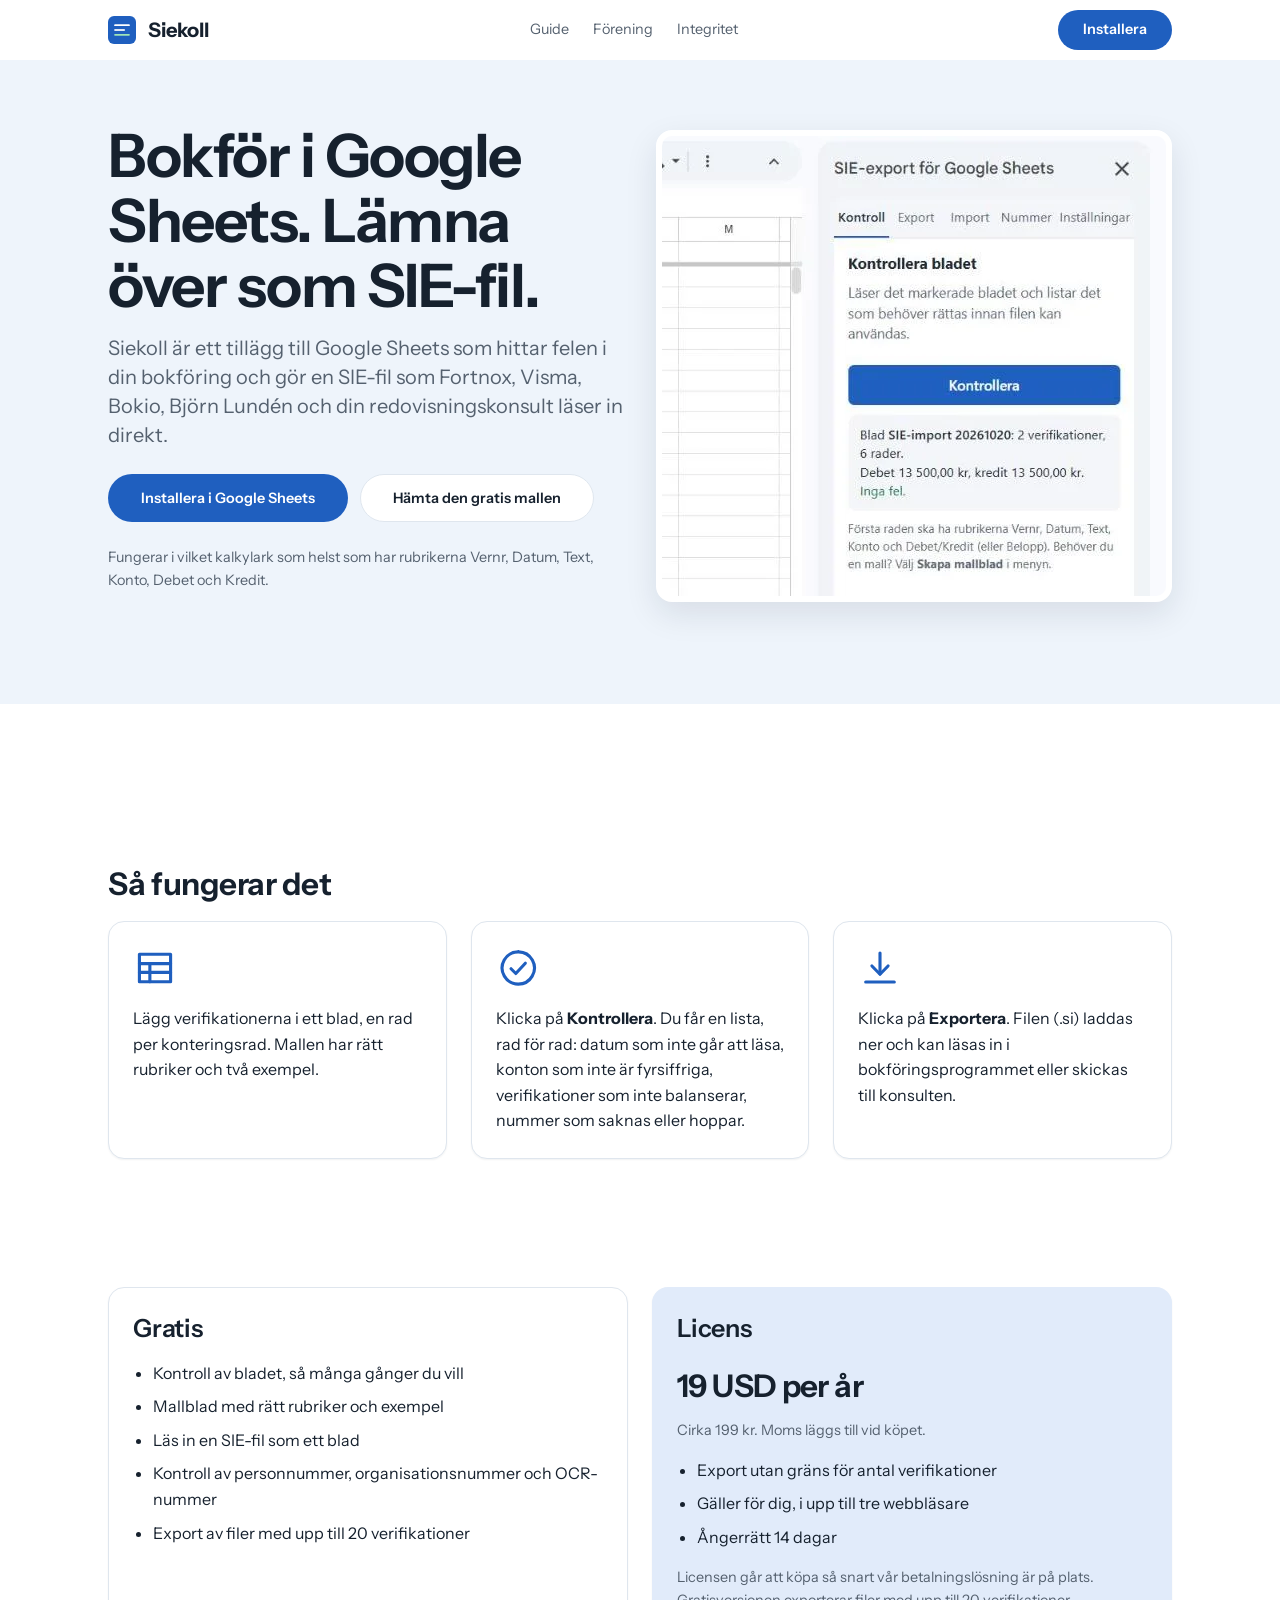
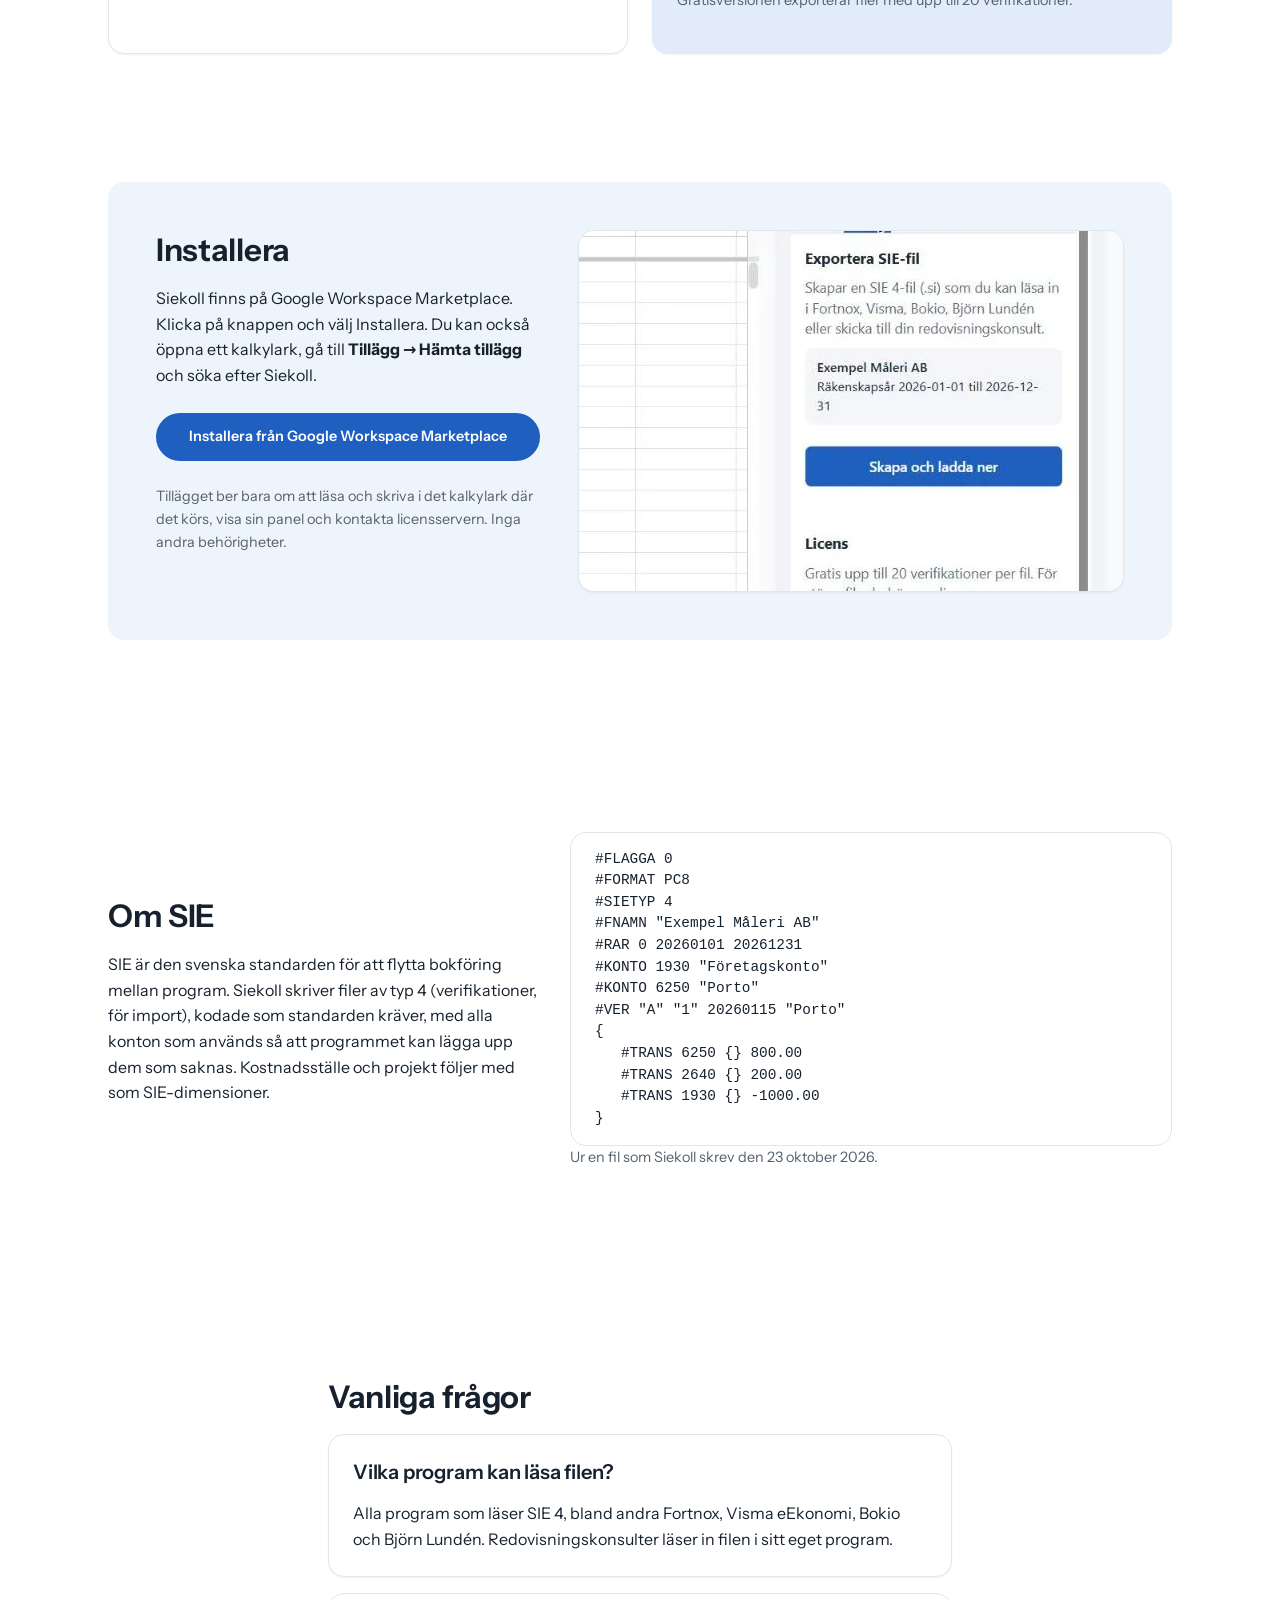
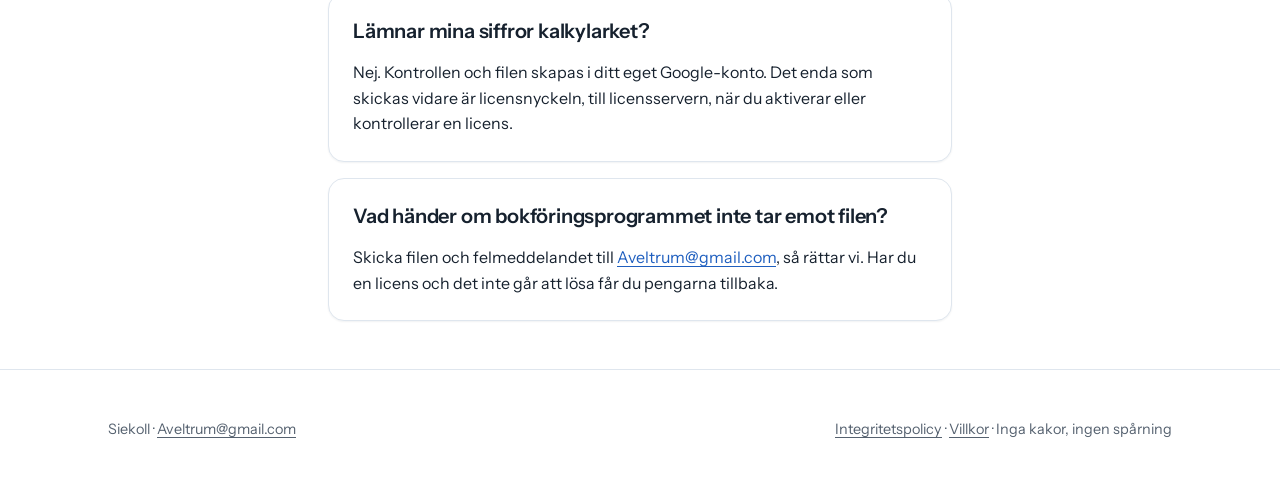
<file: index.html>
<!DOCTYPE html>
<html lang="sv">
<head>
<meta charset="utf-8">
<meta name="viewport" content="width=device-width, initial-scale=1">
<title>Siekoll – SIE-export och kontroll för bokföring i Google Sheets</title>
<meta name="description" content="Tillägg till Google Sheets som hittar felen i din bokföring och gör en SIE-fil som Fortnox, Visma, Bokio och din konsult läser in. Gratis kontroll och mall.">
<link rel="canonical" href="https://siekoll.se/">
<link rel="preload" href="assets/fonts/instrument-sans-normal-400-700.woff2" as="font" type="font/woff2" crossorigin>
<link rel="stylesheet" href="style.css">
<link rel="icon" href="assets/favicon.png">
</head>
<body>
<a class="skip" href="#innehall">Hoppa till innehållet</a>
<header class="site-header">
  <div class="container">
    <a class="brand" href="index.html"><img class="mark" src="assets/mark.svg" alt="" width="28" height="28">Siekoll</a>
    <nav class="nav" aria-label="Huvudmeny">
      <a href="bokforing-i-google-kalkylark.html">Guide</a>
      <a href="bokforing-for-forening.html">Förening</a>
      <a href="integritet.html">Integritet</a>
    </nav>
    <a class="btn primary header-action" href="#installera">Installera</a>
  </div>
</header>
<main id="innehall">
  <section class="section hero soft">
    <div class="container split even">
      <div>
        <h1 class="enter">Bokför i Google Sheets. Lämna över som SIE-fil.</h1>
        <p class="lead enter d1">Siekoll är ett tillägg till Google Sheets som hittar felen i din bokföring och gör en SIE-fil som Fortnox, Visma, Bokio, Björn Lundén och din redovisningskonsult läser in direkt.</p>
        <div class="actions enter d2">
          <a class="btn primary" href="#installera">Installera i Google Sheets</a>
          <a class="btn secondary" href="bokforing-i-google-kalkylark.html">Hämta den gratis mallen</a>
        </div>
        <p class="note enter d3">Fungerar i vilket kalkylark som helst som har rubrikerna Vernr, Datum, Text, Konto, Debet och Kredit.</p>
      </div>
      <figure class="frame hero-figure enter d2">
        <img src="assets/panel-kontroll.webp" alt="Google Sheets med ett bokföringsblad och Siekolls panel till höger. Panelen visar: Blad SIE-import 20261020: 2 verifikationer, 6 rader. Debet 13 500,00 kr, kredit 13 500,00 kr. Inga fel." width="1536" height="738">
      </figure>
    </div>
  </section>

  <section class="section">
    <div class="container">
      <h2>Så fungerar det</h2>
      <div class="grid cols-3">
        <div class="card step-card">
          <svg class="icon" viewBox="0 0 24 24" aria-hidden="true" fill="none" stroke="currentColor" stroke-width="1.7" stroke-linecap="round" stroke-linejoin="round"><path d="M3.5 4.5h17v15h-17z"/><path d="M3.5 9.6h17M9.2 9.6v9.9M3.5 14.4h17"/></svg>
          <p>Lägg verifikationerna i ett blad, en rad per konteringsrad. Mallen har rätt rubriker och två exempel.</p>
        </div>
        <div class="card step-card">
          <svg class="icon" viewBox="0 0 24 24" aria-hidden="true" fill="none" stroke="currentColor" stroke-width="1.7" stroke-linecap="round" stroke-linejoin="round"><path d="M12 3.2a8.8 8.8 0 1 0 .3 0"/><path d="M8.2 12.4l2.6 2.6 5.2-5.6"/></svg>
          <p>Klicka på <strong>Kontrollera</strong>. Du får en lista, rad för rad: datum som inte går att läsa, konton som inte är fyrsiffriga, verifikationer som inte balanserar, nummer som saknas eller hoppar.</p>
        </div>
        <div class="card step-card">
          <svg class="icon" viewBox="0 0 24 24" aria-hidden="true" fill="none" stroke="currentColor" stroke-width="1.7" stroke-linecap="round" stroke-linejoin="round"><path d="M12 3.8v11.4"/><path d="M7.6 10.9l4.4 4.5 4.4-4.5"/><path d="M4.2 19.6h15.6"/></svg>
          <p>Klicka på <strong>Exportera</strong>. Filen (.si) laddas ner och kan läsas in i bokföringsprogrammet eller skickas till konsulten.</p>
        </div>
      </div>
    </div>
  </section>

  <section class="section tight">
    <div class="container">
      <div class="grid cols-2">
        <div class="card plan">
          <h3>Gratis</h3>
          <ul>
            <li>Kontroll av bladet, så många gånger du vill</li>
            <li>Mallblad med rätt rubriker och exempel</li>
            <li>Läs in en SIE-fil som ett blad</li>
            <li>Kontroll av personnummer, organisationsnummer och OCR-nummer</li>
            <li>Export av filer med upp till 20 verifikationer</li>
          </ul>
        </div>
        <div class="card plan plan-licens">
          <h3>Licens</h3>
          <p class="price">19 USD per år</p>
          <p class="note">Cirka 199 kr. Moms läggs till vid köpet.</p>
          <ul>
            <li>Export utan gräns för antal verifikationer</li>
            <li>Gäller för dig, i upp till tre webbläsare</li>
            <li>Ångerrätt 14 dagar</li>
          </ul>
          <p class="note">Licensen går att köpa så snart vår betalningslösning är på plats. Gratisversionen exporterar filer med upp till 20 verifikationer.</p>
        </div>
      </div>
    </div>
  </section>

  <section class="section" id="installera">
    <div class="container">
      <div class="install-block split">
        <div>
          <h2>Installera</h2>
          <p>Siekoll finns på Google Workspace Marketplace. Klicka på knappen och välj Installera. Du kan också öppna ett kalkylark, gå till <strong>Tillägg → Hämta tillägg</strong> och söka efter Siekoll.</p>
          <div class="actions">
            <a class="btn primary" href="https://workspace.google.com/marketplace/app/siekoll_%E2%80%93_sieexport_f%C3%B6r_google_sheets/630130711008">Installera från Google Workspace Marketplace</a>
          </div>
          <p class="note">Tillägget ber bara om att läsa och skriva i det kalkylark där det körs, visa sin panel och kontakta licensservern. Inga andra behörigheter.</p>
        </div>
        <figure class="frame install-figure">
          <img src="assets/panel-export.webp" alt="Siekolls panel på fliken Export: rubriken Exportera SIE-fil, företaget Exempel Måleri AB med räkenskapsår 2026-01-01 till 2026-12-31, knappen Skapa och ladda ner, och fältet Licensnyckel med knapparna Aktivera och Ta bort." width="1536" height="738">
        </figure>
      </div>
    </div>
  </section>

  <section class="section">
    <div class="container split">
      <div>
        <h2>Om SIE</h2>
        <p>SIE är den svenska standarden för att flytta bokföring mellan program. Siekoll skriver filer av typ 4 (verifikationer, för import), kodade som standarden kräver, med alla konton som används så att programmet kan lägga upp dem som saknas. Kostnadsställe och projekt följer med som SIE-dimensioner.</p>
      </div>
      <div>
<pre>#FLAGGA 0
#FORMAT PC8
#SIETYP 4
#FNAMN "Exempel Måleri AB"
#RAR 0 20260101 20261231
#KONTO 1930 "Företagskonto"
#KONTO 6250 "Porto"
#VER "A" "1" 20260115 "Porto"
{
   #TRANS 6250 {} 800.00
   #TRANS 2640 {} 200.00
   #TRANS 1930 {} -1000.00
}</pre>
        <p class="small">Ur en fil som Siekoll skrev den 23 oktober 2026.</p>
      </div>
    </div>
  </section>

  <section class="section tight">
    <div class="container narrow faq">
      <h2>Vanliga frågor</h2>
      <div class="qa">
        <h3>Vilka program kan läsa filen?</h3>
        <p>Alla program som läser SIE 4, bland andra Fortnox, Visma eEkonomi, Bokio och Björn Lundén. Redovisningskonsulter läser in filen i sitt eget program.</p>
      </div>
      <div class="qa">
        <h3>Lämnar mina siffror kalkylarket?</h3>
        <p>Nej. Kontrollen och filen skapas i ditt eget Google-konto. Det enda som skickas vidare är licensnyckeln, till licensservern, när du aktiverar eller kontrollerar en licens.</p>
      </div>
      <div class="qa">
        <h3>Vad händer om bokföringsprogrammet inte tar emot filen?</h3>
        <p>Skicka filen och felmeddelandet till <a href="mailto:Aveltrum@gmail.com">Aveltrum@gmail.com</a>, så rättar vi. Har du en licens och det inte går att lösa får du pengarna tillbaka.</p>
      </div>
    </div>
  </section>
</main>
<footer class="site-footer">
  <div class="container">
    <span>Siekoll · <a href="mailto:Aveltrum@gmail.com">Aveltrum@gmail.com</a></span>
    <span><a href="integritet.html">Integritetspolicy</a> · <a href="villkor.html">Villkor</a> · Inga kakor, ingen spårning</span>
  </div>
</footer>
</body>
</html>
</file>
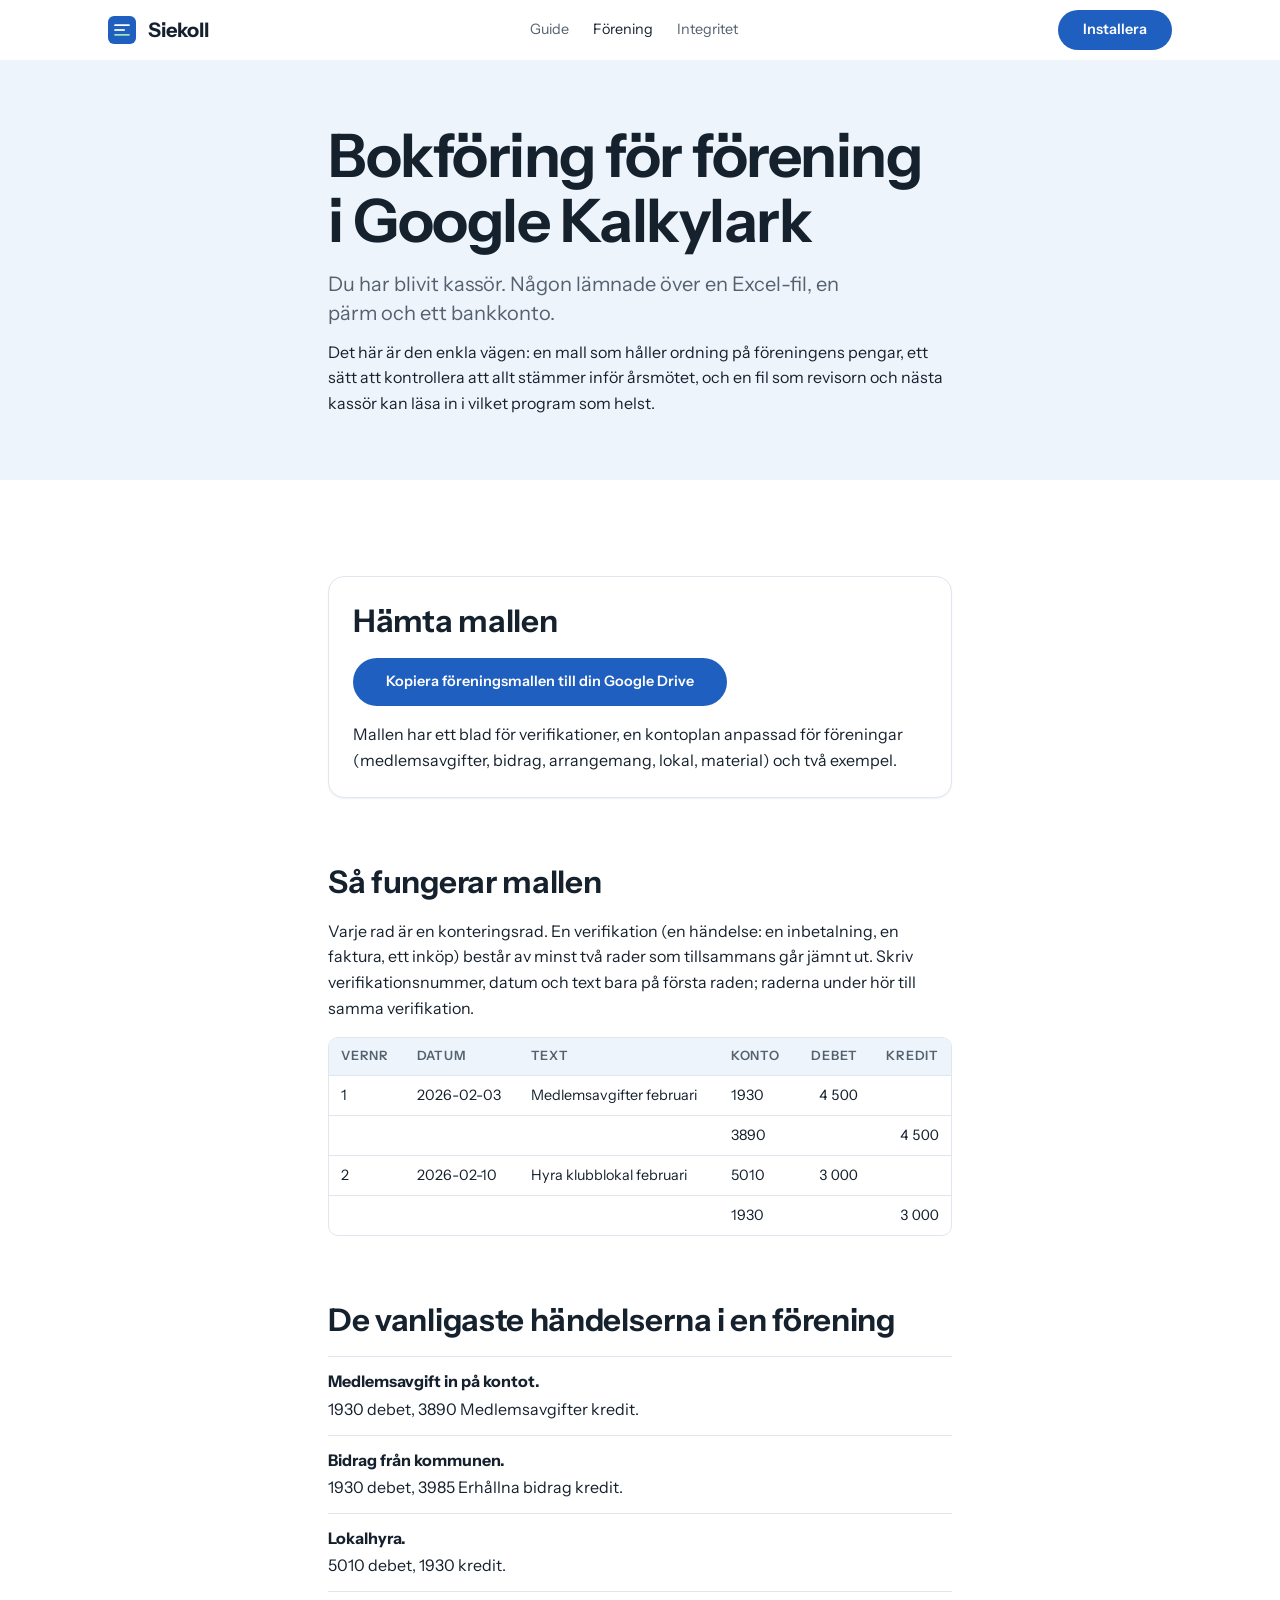
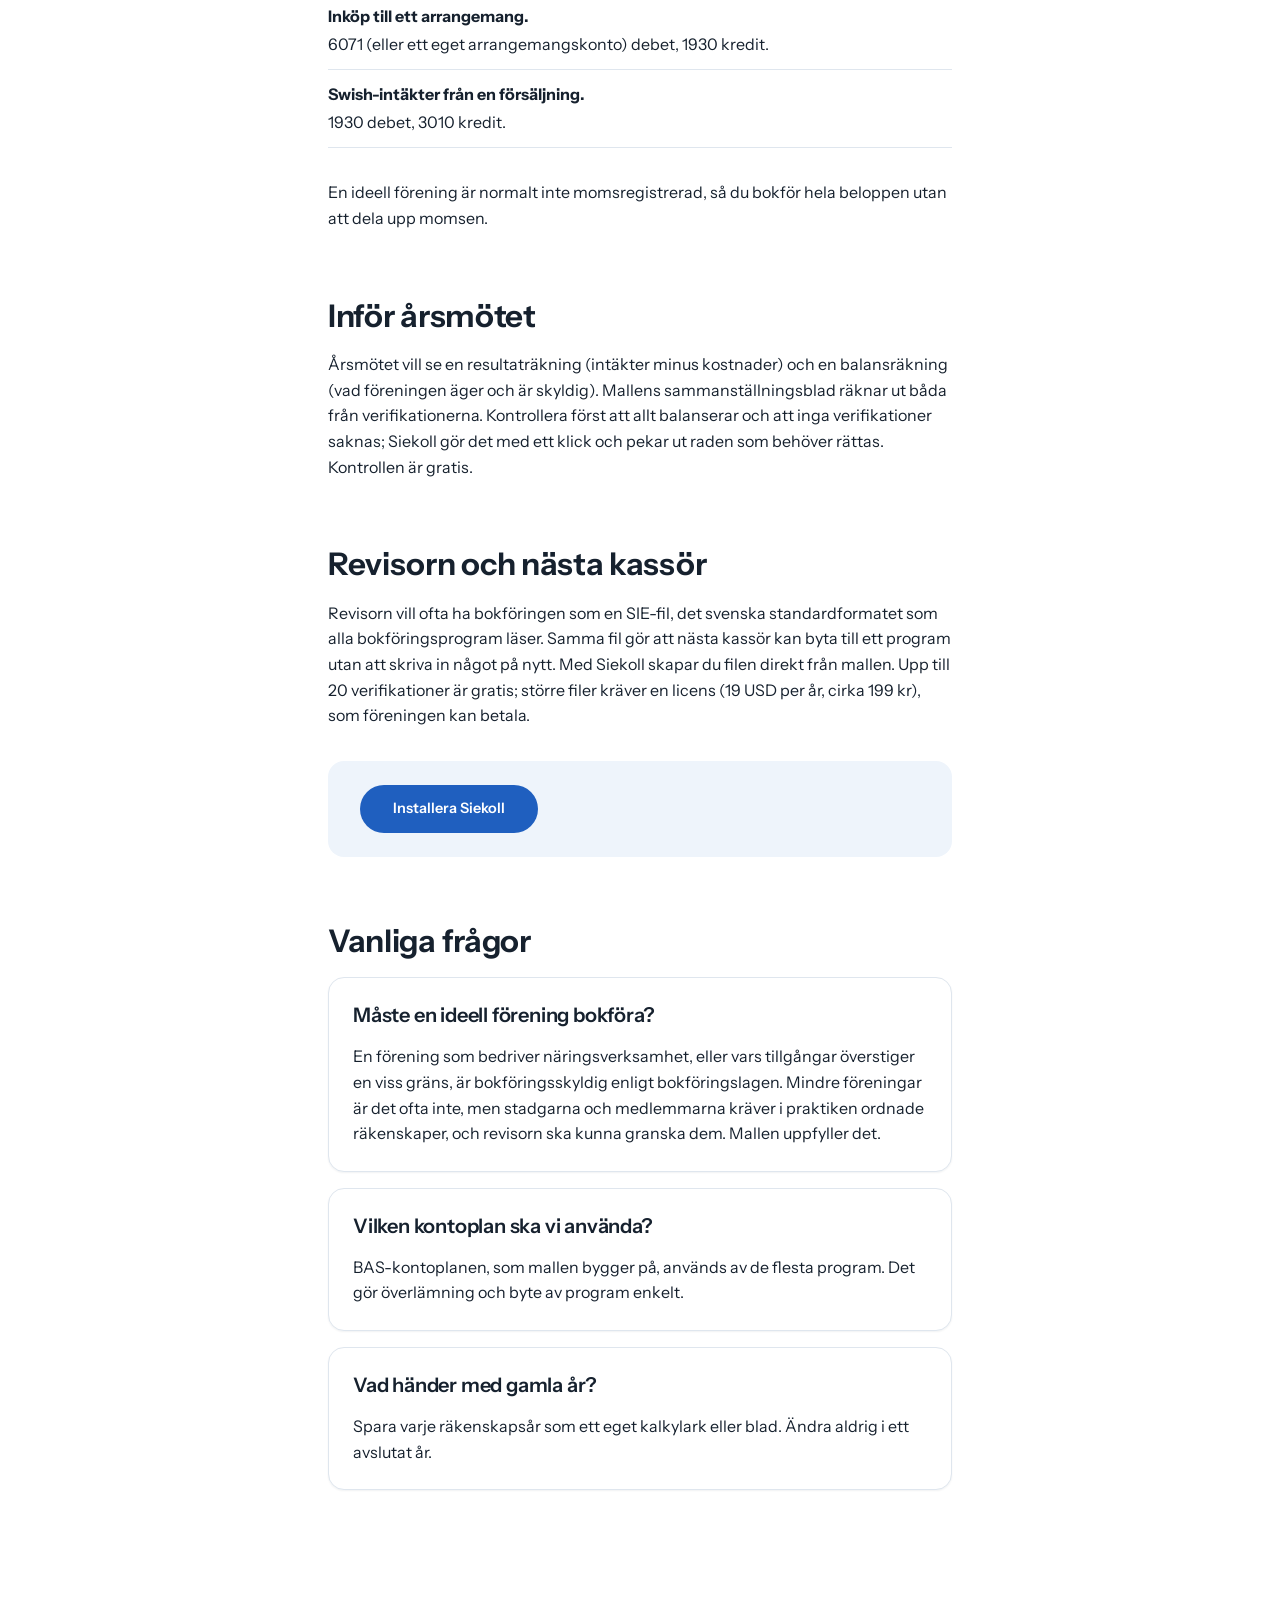
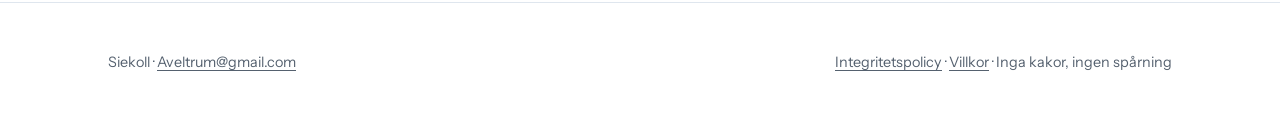
<file: bokforing-for-forening.html>
<!DOCTYPE html>
<html lang="sv">
<head>
<meta charset="utf-8">
<meta name="viewport" content="width=device-width, initial-scale=1">
<title>Bokföring för förening i Google Kalkylark – gratis mall för kassören</title>
<meta name="description" content="Gratis bokföringsmall för ideell förening i Google Kalkylark, med kontoplan och steg för steg. Kontrollera inför årsmötet och lämna en SIE-fil till revisorn.">
<link rel="canonical" href="https://siekoll.se/bokforing-for-forening.html">
<link rel="preload" href="assets/fonts/instrument-sans-normal-400-700.woff2" as="font" type="font/woff2" crossorigin>
<link rel="stylesheet" href="style.css">
<link rel="icon" href="assets/favicon.png">
</head>
<body>
<a class="skip" href="#innehall">Hoppa till innehållet</a>
<header class="site-header">
  <div class="container">
    <a class="brand" href="index.html"><img class="mark" src="assets/mark.svg" alt="" width="28" height="28">Siekoll</a>
    <nav class="nav" aria-label="Huvudmeny">
      <a href="bokforing-i-google-kalkylark.html">Guide</a>
      <a href="bokforing-for-forening.html" aria-current="page">Förening</a>
      <a href="integritet.html">Integritet</a>
    </nav>
    <a class="btn primary header-action" href="index.html#installera">Installera</a>
  </div>
</header>
<main id="innehall">
  <section class="page-head">
    <div class="container narrow">
      <h1>Bokföring för förening i Google Kalkylark</h1>
      <p class="lead">Du har blivit kassör. Någon lämnade över en Excel-fil, en pärm och ett bankkonto.</p>
      <p>Det här är den enkla vägen: en mall som håller ordning på föreningens pengar, ett sätt att kontrollera att allt stämmer inför årsmötet, och en fil som revisorn och nästa kassör kan läsa in i vilket program som helst.</p>
    </div>
  </section>

  <section class="section">
    <div class="container narrow article">
      <div class="card template-card">
        <h2>Hämta mallen</h2>
        <div class="actions">
          <a class="btn primary" href="https://docs.google.com/spreadsheets/d/1-lA7AFogrAUvcuW43jRGZzLfCwpSlTr2FoJPCRcEmI0/copy" rel="noopener">Kopiera föreningsmallen till din Google Drive</a>
        </div>
        <p>Mallen har ett blad för verifikationer, en kontoplan anpassad för föreningar (medlemsavgifter, bidrag, arrangemang, lokal, material) och två exempel.</p>
      </div>

      <h2>Så fungerar mallen</h2>
      <p>Varje rad är en konteringsrad. En verifikation (en händelse: en inbetalning, en faktura, ett inköp) består av minst två rader som tillsammans går jämnt ut. Skriv verifikationsnummer, datum och text bara på första raden; raderna under hör till samma verifikation.</p>
      <div class="table-wrap">
        <table>
          <thead><tr><th scope="col">Vernr</th><th scope="col">Datum</th><th scope="col">Text</th><th scope="col">Konto</th><th scope="col" class="num">Debet</th><th scope="col" class="num">Kredit</th></tr></thead>
          <tbody>
            <tr><td>1</td><td>2026-02-03</td><td>Medlemsavgifter februari</td><td>1930</td><td class="num">4 500</td><td class="num"></td></tr>
            <tr><td></td><td></td><td></td><td>3890</td><td class="num"></td><td class="num">4 500</td></tr>
            <tr><td>2</td><td>2026-02-10</td><td>Hyra klubblokal februari</td><td>5010</td><td class="num">3 000</td><td class="num"></td></tr>
            <tr><td></td><td></td><td></td><td>1930</td><td class="num"></td><td class="num">3 000</td></tr>
          </tbody>
        </table>
      </div>

      <h2>De vanligaste händelserna i en förening</h2>
      <ul class="pairs">
        <li><strong>Medlemsavgift in på kontot.</strong> 1930 debet, 3890 Medlemsavgifter kredit.</li>
        <li><strong>Bidrag från kommunen.</strong> 1930 debet, 3985 Erhållna bidrag kredit.</li>
        <li><strong>Lokalhyra.</strong> 5010 debet, 1930 kredit.</li>
        <li><strong>Inköp till ett arrangemang.</strong> 6071 (eller ett eget arrangemangskonto) debet, 1930 kredit.</li>
        <li><strong>Swish-intäkter från en försäljning.</strong> 1930 debet, 3010 kredit.</li>
      </ul>
      <p>En ideell förening är normalt inte momsregistrerad, så du bokför hela beloppen utan att dela upp momsen.</p>

      <h2>Inför årsmötet</h2>
      <p>Årsmötet vill se en resultaträkning (intäkter minus kostnader) och en balansräkning (vad föreningen äger och är skyldig). Mallens sammanställningsblad räknar ut båda från verifikationerna. Kontrollera först att allt balanserar och att inga verifikationer saknas; Siekoll gör det med ett klick och pekar ut raden som behöver rättas. Kontrollen är gratis.</p>

      <h2>Revisorn och nästa kassör</h2>
      <p>Revisorn vill ofta ha bokföringen som en SIE-fil, det svenska standardformatet som alla bokföringsprogram läser. Samma fil gör att nästa kassör kan byta till ett program utan att skriva in något på nytt. Med Siekoll skapar du filen direkt från mallen. Upp till 20 verifikationer är gratis; större filer kräver en licens (19 USD per år, cirka 199 kr), som föreningen kan betala.</p>
      <div class="cta">
        <div class="actions">
          <a class="btn primary" href="index.html#installera">Installera Siekoll</a>
        </div>
      </div>

      <h2>Vanliga frågor</h2>
      <div class="faq">
        <div class="qa">
          <h3>Måste en ideell förening bokföra?</h3>
          <p>En förening som bedriver näringsverksamhet, eller vars tillgångar överstiger en viss gräns, är bokföringsskyldig enligt bokföringslagen. Mindre föreningar är det ofta inte, men stadgarna och medlemmarna kräver i praktiken ordnade räkenskaper, och revisorn ska kunna granska dem. Mallen uppfyller det.</p>
        </div>
        <div class="qa">
          <h3>Vilken kontoplan ska vi använda?</h3>
          <p>BAS-kontoplanen, som mallen bygger på, används av de flesta program. Det gör överlämning och byte av program enkelt.</p>
        </div>
        <div class="qa">
          <h3>Vad händer med gamla år?</h3>
          <p>Spara varje räkenskapsår som ett eget kalkylark eller blad. Ändra aldrig i ett avslutat år.</p>
        </div>
      </div>
    </div>
  </section>
</main>
<footer class="site-footer">
  <div class="container">
    <span>Siekoll · <a href="mailto:Aveltrum@gmail.com">Aveltrum@gmail.com</a></span>
    <span><a href="integritet.html">Integritetspolicy</a> · <a href="villkor.html">Villkor</a> · Inga kakor, ingen spårning</span>
  </div>
</footer>
</body>
</html>
</file>
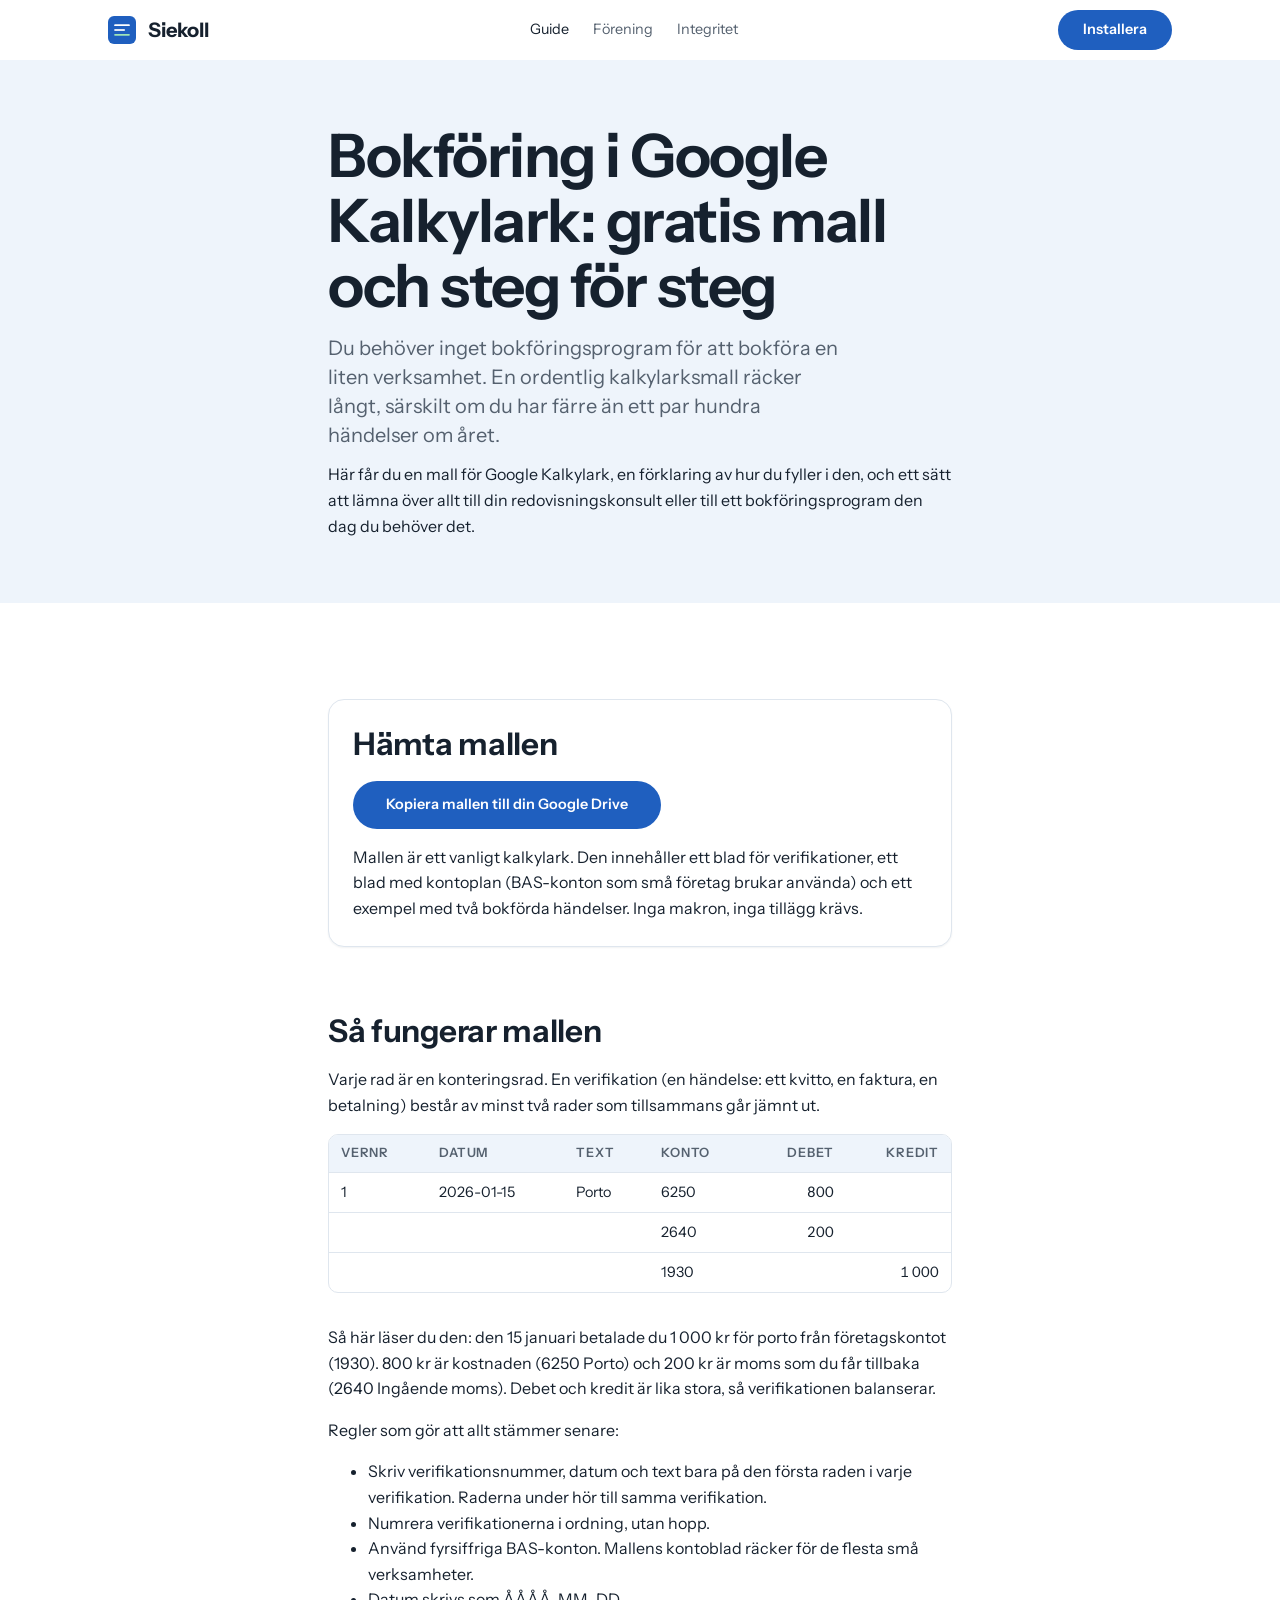
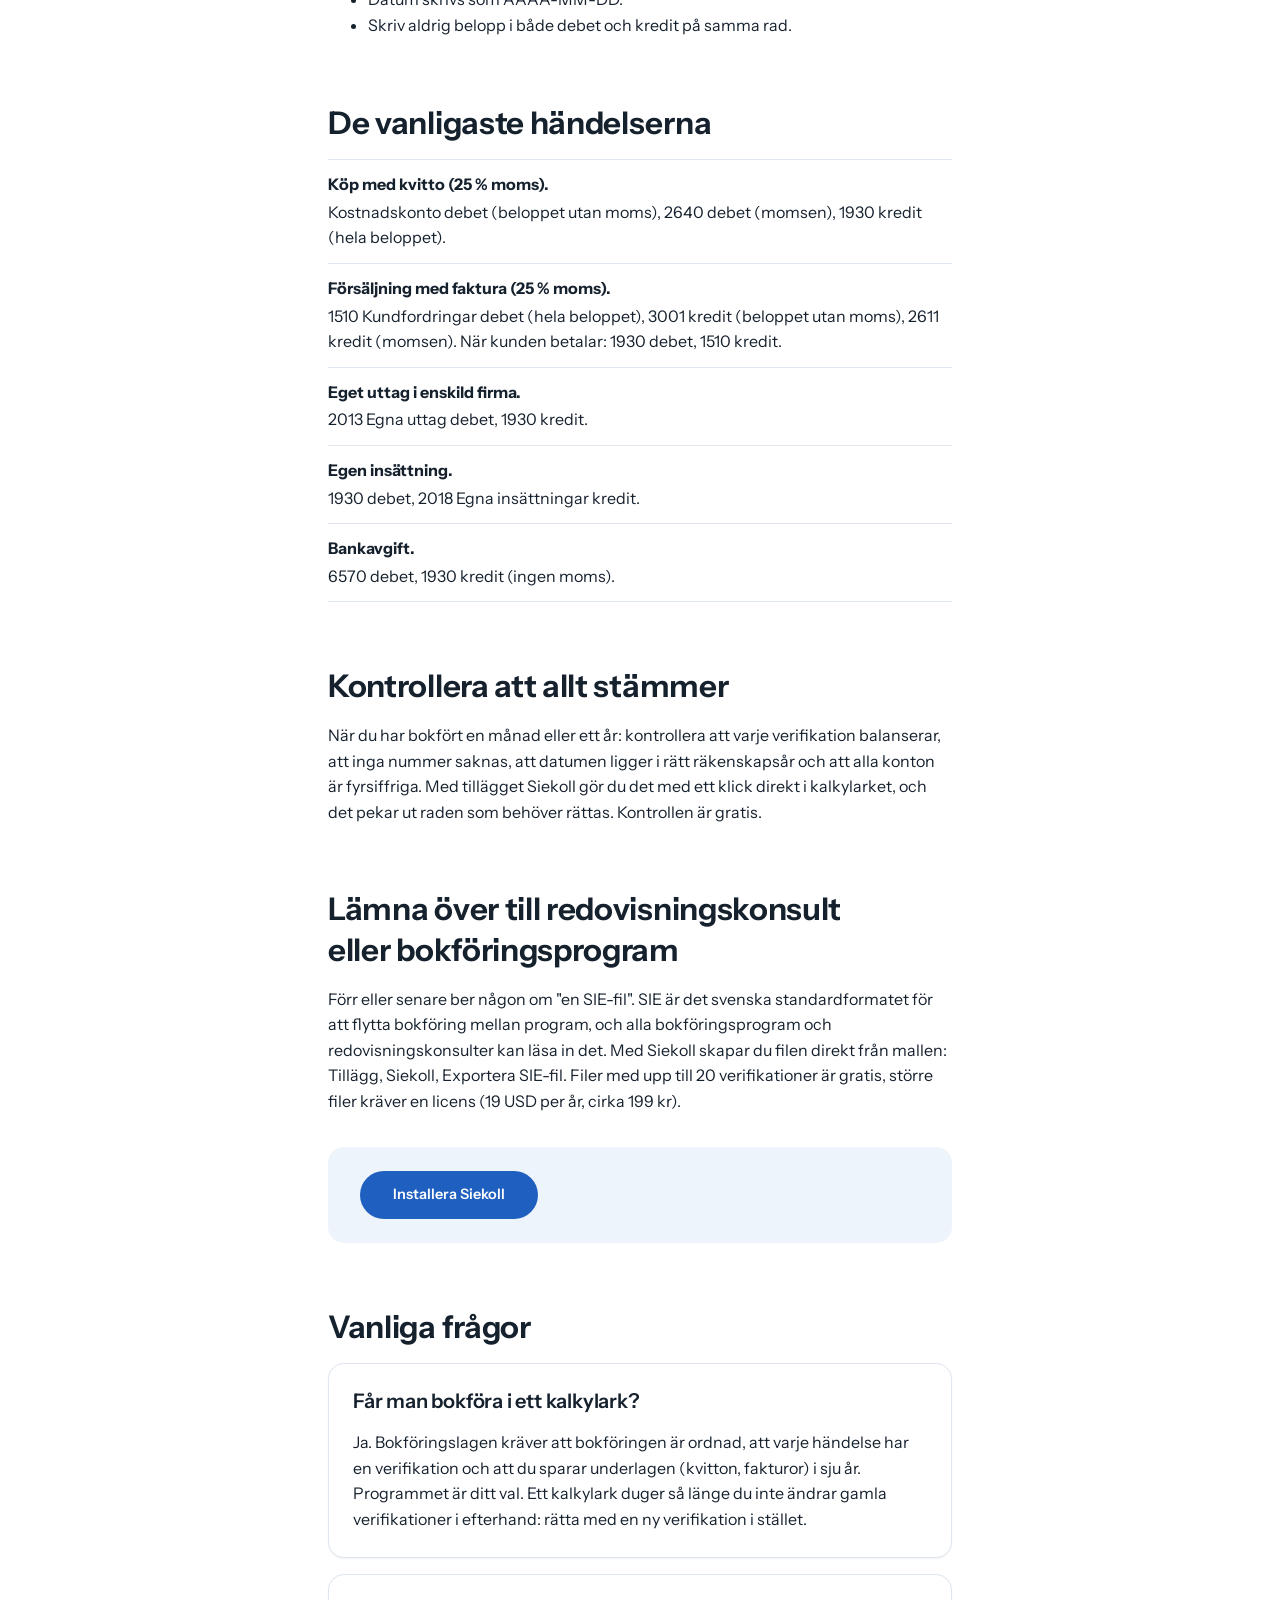
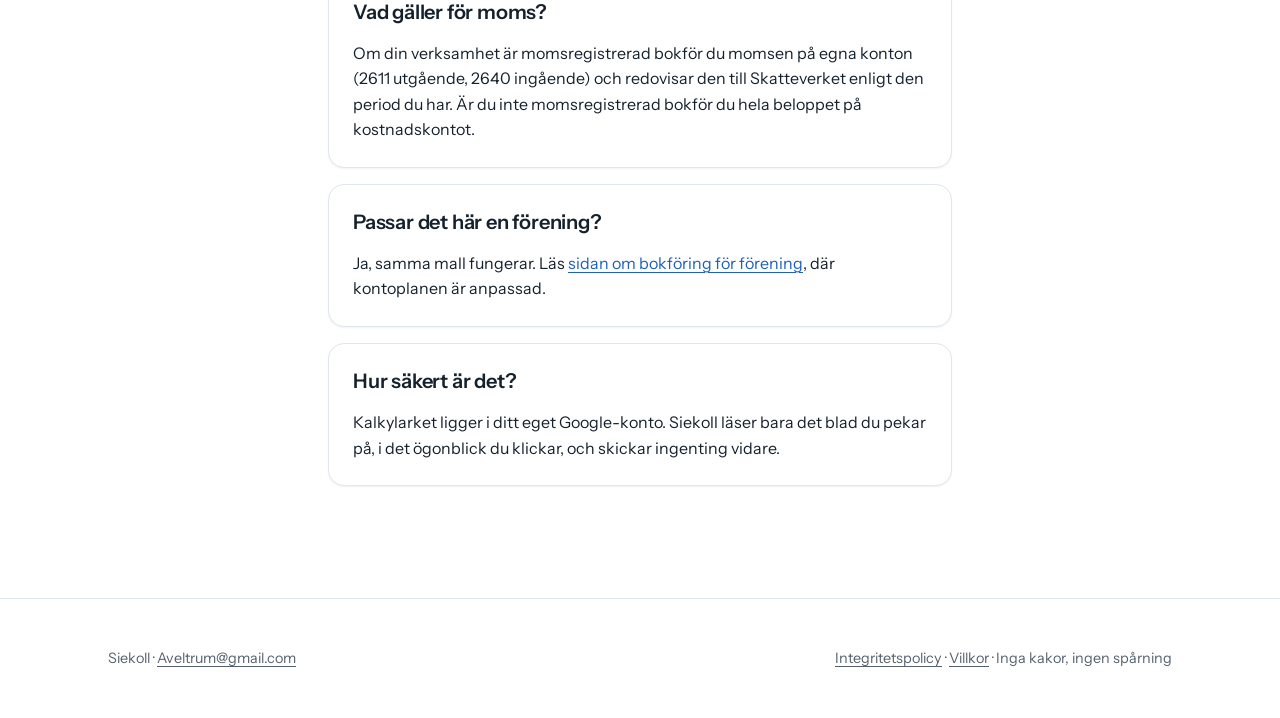
<file: bokforing-i-google-kalkylark.html>
<!DOCTYPE html>
<html lang="sv">
<head>
<meta charset="utf-8">
<meta name="viewport" content="width=device-width, initial-scale=1">
<title>Bokföring i Google Kalkylark – gratis mall och steg för steg</title>
<meta name="description" content="Gratis bokföringsmall för Google Kalkylark, steg för steg för enskild firma och små företag. Kontrollera att allt stämmer och gör en SIE-fil till din konsult.">
<link rel="canonical" href="https://siekoll.se/bokforing-i-google-kalkylark.html">
<link rel="preload" href="assets/fonts/instrument-sans-normal-400-700.woff2" as="font" type="font/woff2" crossorigin>
<link rel="stylesheet" href="style.css">
<link rel="icon" href="assets/favicon.png">
</head>
<body>
<a class="skip" href="#innehall">Hoppa till innehållet</a>
<header class="site-header">
  <div class="container">
    <a class="brand" href="index.html"><img class="mark" src="assets/mark.svg" alt="" width="28" height="28">Siekoll</a>
    <nav class="nav" aria-label="Huvudmeny">
      <a href="bokforing-i-google-kalkylark.html" aria-current="page">Guide</a>
      <a href="bokforing-for-forening.html">Förening</a>
      <a href="integritet.html">Integritet</a>
    </nav>
    <a class="btn primary header-action" href="index.html#installera">Installera</a>
  </div>
</header>
<main id="innehall">
  <section class="page-head">
    <div class="container narrow">
      <h1>Bokföring i Google Kalkylark: gratis mall och steg för steg</h1>
      <p class="lead">Du behöver inget bokföringsprogram för att bokföra en liten verksamhet. En ordentlig kalkylarksmall räcker långt, särskilt om du har färre än ett par hundra händelser om året.</p>
      <p>Här får du en mall för Google Kalkylark, en förklaring av hur du fyller i den, och ett sätt att lämna över allt till din redovisningskonsult eller till ett bokföringsprogram den dag du behöver det.</p>
    </div>
  </section>

  <section class="section">
    <div class="container narrow article">
      <div class="card template-card">
        <h2>Hämta mallen</h2>
        <div class="actions">
          <a class="btn primary" href="https://docs.google.com/spreadsheets/d/1ht835nYwRY-qVJfJ5idoxC86q-dWdf8ng073AYC9sxc/copy" rel="noopener">Kopiera mallen till din Google Drive</a>
        </div>
        <p>Mallen är ett vanligt kalkylark. Den innehåller ett blad för verifikationer, ett blad med kontoplan (BAS-konton som små företag brukar använda) och ett exempel med två bokförda händelser. Inga makron, inga tillägg krävs.</p>
      </div>

      <h2>Så fungerar mallen</h2>
      <p>Varje rad är en konteringsrad. En verifikation (en händelse: ett kvitto, en faktura, en betalning) består av minst två rader som tillsammans går jämnt ut.</p>
      <div class="table-wrap">
        <table>
          <thead><tr><th scope="col">Vernr</th><th scope="col">Datum</th><th scope="col">Text</th><th scope="col">Konto</th><th scope="col" class="num">Debet</th><th scope="col" class="num">Kredit</th></tr></thead>
          <tbody>
            <tr><td>1</td><td>2026-01-15</td><td>Porto</td><td>6250</td><td class="num">800</td><td class="num"></td></tr>
            <tr><td></td><td></td><td></td><td>2640</td><td class="num">200</td><td class="num"></td></tr>
            <tr><td></td><td></td><td></td><td>1930</td><td class="num"></td><td class="num">1 000</td></tr>
          </tbody>
        </table>
      </div>
      <p>Så här läser du den: den 15 januari betalade du 1 000 kr för porto från företagskontot (1930). 800 kr är kostnaden (6250 Porto) och 200 kr är moms som du får tillbaka (2640 Ingående moms). Debet och kredit är lika stora, så verifikationen balanserar.</p>
      <p>Regler som gör att allt stämmer senare:</p>
      <ul>
        <li>Skriv verifikationsnummer, datum och text bara på den första raden i varje verifikation. Raderna under hör till samma verifikation.</li>
        <li>Numrera verifikationerna i ordning, utan hopp.</li>
        <li>Använd fyrsiffriga BAS-konton. Mallens kontoblad räcker för de flesta små verksamheter.</li>
        <li>Datum skrivs som ÅÅÅÅ-MM-DD.</li>
        <li>Skriv aldrig belopp i både debet och kredit på samma rad.</li>
      </ul>

      <h2>De vanligaste händelserna</h2>
      <ul class="pairs">
        <li><strong>Köp med kvitto (25 % moms).</strong> Kostnadskonto debet (beloppet utan moms), 2640 debet (momsen), 1930 kredit (hela beloppet).</li>
        <li><strong>Försäljning med faktura (25 % moms).</strong> 1510 Kundfordringar debet (hela beloppet), 3001 kredit (beloppet utan moms), 2611 kredit (momsen). När kunden betalar: 1930 debet, 1510 kredit.</li>
        <li><strong>Eget uttag i enskild firma.</strong> 2013 Egna uttag debet, 1930 kredit.</li>
        <li><strong>Egen insättning.</strong> 1930 debet, 2018 Egna insättningar kredit.</li>
        <li><strong>Bankavgift.</strong> 6570 debet, 1930 kredit (ingen moms).</li>
      </ul>

      <h2>Kontrollera att allt stämmer</h2>
      <p>När du har bokfört en månad eller ett år: kontrollera att varje verifikation balanserar, att inga nummer saknas, att datumen ligger i rätt räkenskapsår och att alla konton är fyrsiffriga. Med tillägget Siekoll gör du det med ett klick direkt i kalkylarket, och det pekar ut raden som behöver rättas. Kontrollen är gratis.</p>

      <h2>Lämna över till redovisningskonsult eller bokföringsprogram</h2>
      <p>Förr eller senare ber någon om "en SIE-fil". SIE är det svenska standardformatet för att flytta bokföring mellan program, och alla bokföringsprogram och redovisningskonsulter kan läsa in det. Med Siekoll skapar du filen direkt från mallen: Tillägg, Siekoll, Exportera SIE-fil. Filer med upp till 20 verifikationer är gratis, större filer kräver en licens (19 USD per år, cirka 199 kr).</p>
      <div class="cta">
        <div class="actions">
          <a class="btn primary" href="index.html#installera">Installera Siekoll</a>
        </div>
      </div>

      <h2>Vanliga frågor</h2>
      <div class="faq">
        <div class="qa">
          <h3>Får man bokföra i ett kalkylark?</h3>
          <p>Ja. Bokföringslagen kräver att bokföringen är ordnad, att varje händelse har en verifikation och att du sparar underlagen (kvitton, fakturor) i sju år. Programmet är ditt val. Ett kalkylark duger så länge du inte ändrar gamla verifikationer i efterhand: rätta med en ny verifikation i stället.</p>
        </div>
        <div class="qa">
          <h3>Vad gäller för moms?</h3>
          <p>Om din verksamhet är momsregistrerad bokför du momsen på egna konton (2611 utgående, 2640 ingående) och redovisar den till Skatteverket enligt den period du har. Är du inte momsregistrerad bokför du hela beloppet på kostnadskontot.</p>
        </div>
        <div class="qa">
          <h3>Passar det här en förening?</h3>
          <p>Ja, samma mall fungerar. Läs <a href="bokforing-for-forening.html">sidan om bokföring för förening</a>, där kontoplanen är anpassad.</p>
        </div>
        <div class="qa">
          <h3>Hur säkert är det?</h3>
          <p>Kalkylarket ligger i ditt eget Google-konto. Siekoll läser bara det blad du pekar på, i det ögonblick du klickar, och skickar ingenting vidare.</p>
        </div>
      </div>
    </div>
  </section>
</main>
<footer class="site-footer">
  <div class="container">
    <span>Siekoll · <a href="mailto:Aveltrum@gmail.com">Aveltrum@gmail.com</a></span>
    <span><a href="integritet.html">Integritetspolicy</a> · <a href="villkor.html">Villkor</a> · Inga kakor, ingen spårning</span>
  </div>
</footer>
</body>
</html>
</file>
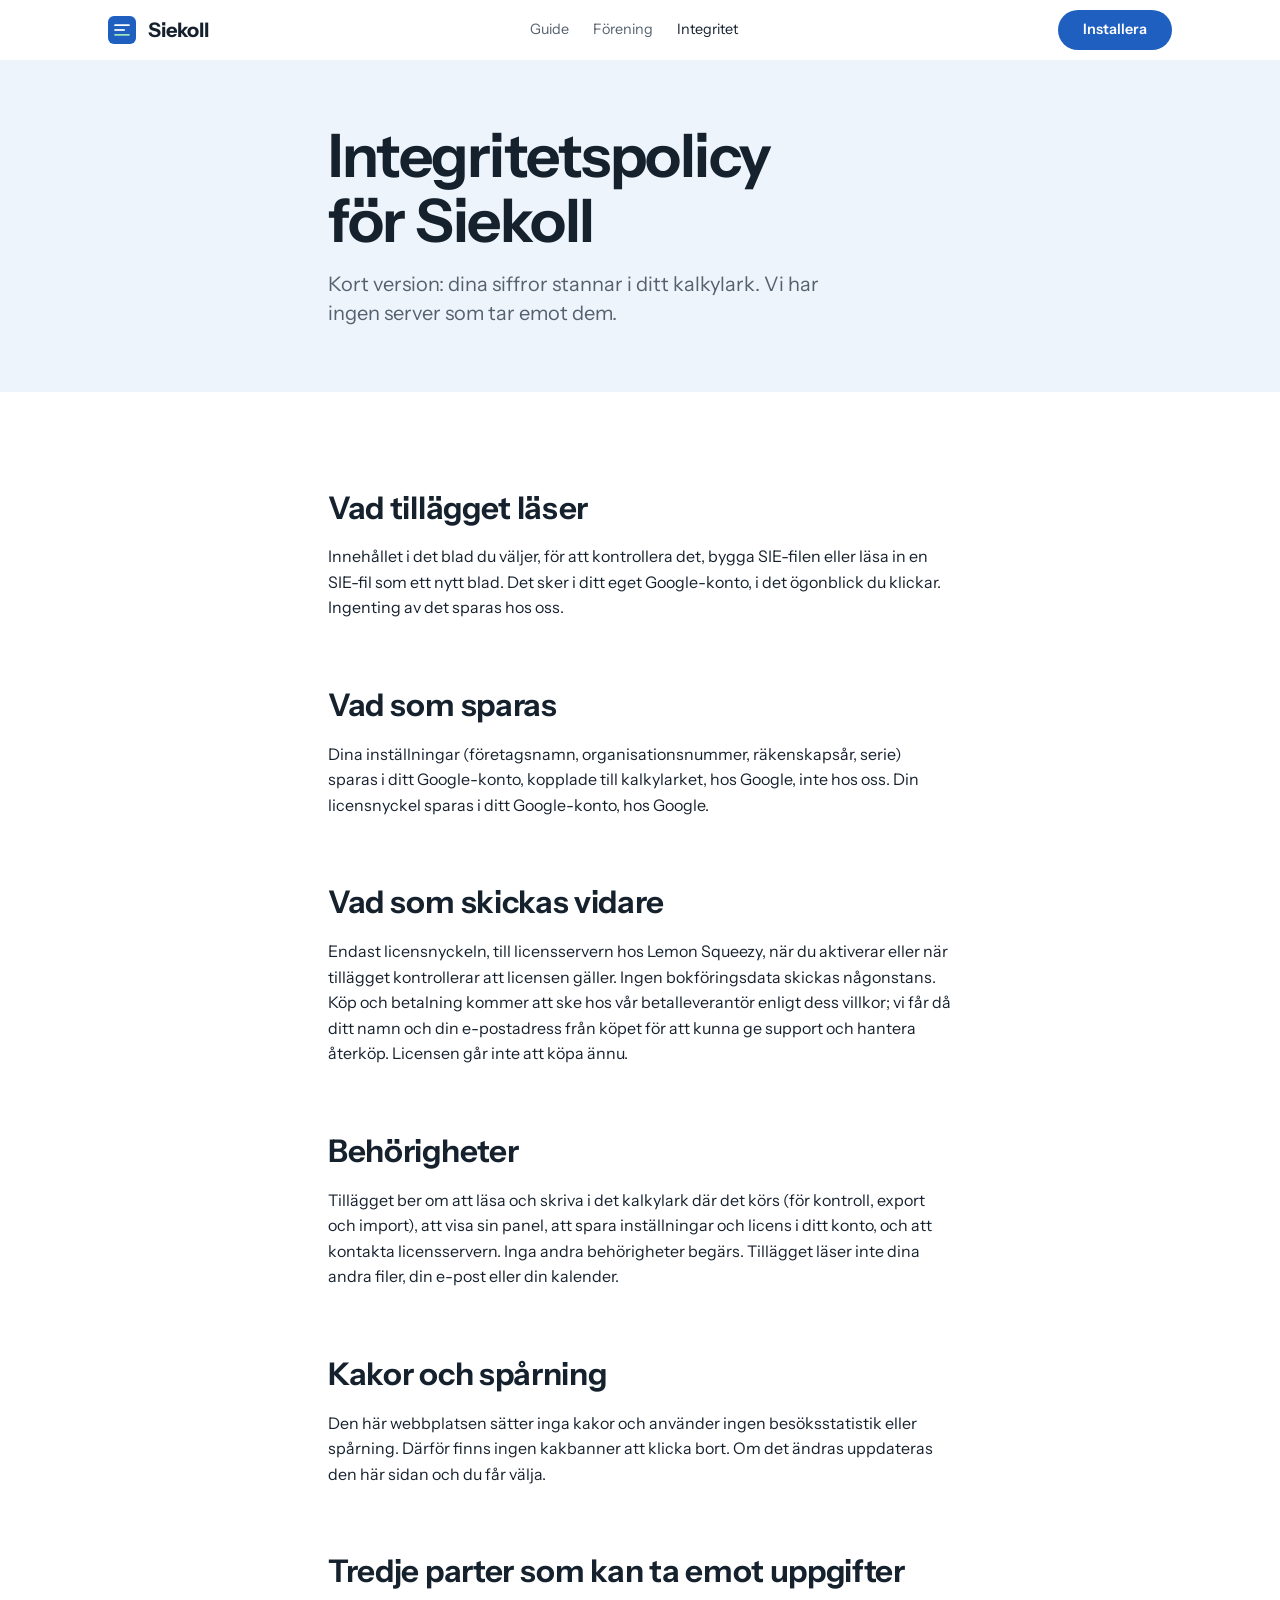
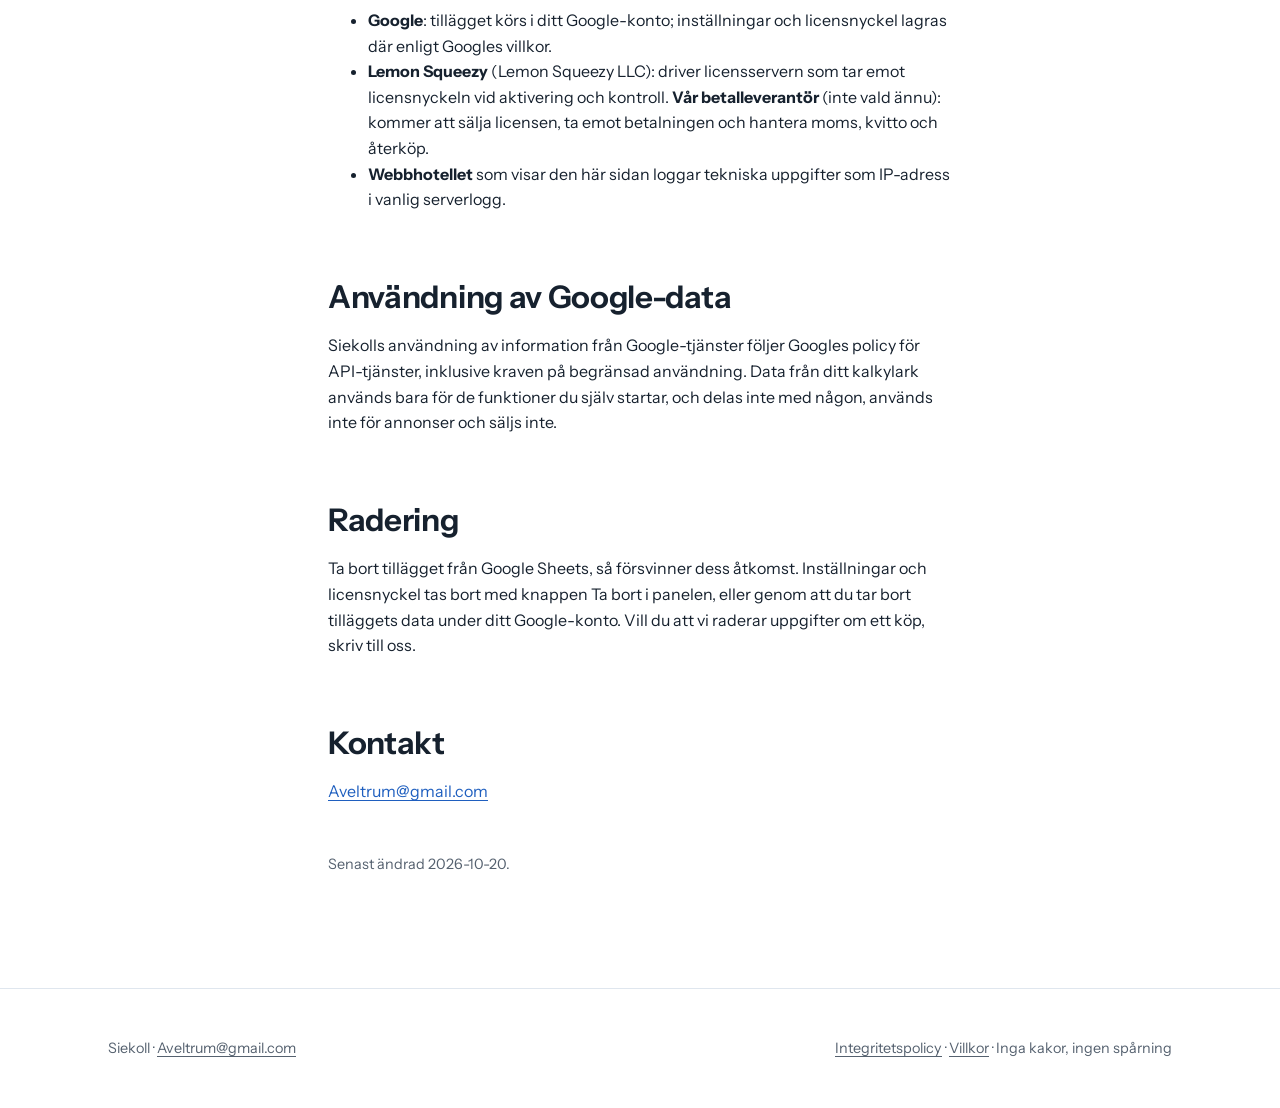
<file: integritet.html>
<!DOCTYPE html>
<html lang="sv">
<head>
<meta charset="utf-8">
<meta name="viewport" content="width=device-width, initial-scale=1">
<title>Integritetspolicy – Siekoll</title>
<meta name="description" content="Vad Siekoll läser, vad som sparas och vad som skickas vidare. Dina siffror stannar i ditt kalkylark; webbplatsen sätter inga kakor och spårar ingen.">
<link rel="canonical" href="https://siekoll.se/integritet.html">
<link rel="preload" href="assets/fonts/instrument-sans-normal-400-700.woff2" as="font" type="font/woff2" crossorigin>
<link rel="stylesheet" href="style.css">
<link rel="icon" href="assets/favicon.png">
</head>
<body>
<a class="skip" href="#innehall">Hoppa till innehållet</a>
<header class="site-header">
  <div class="container">
    <a class="brand" href="index.html"><img class="mark" src="assets/mark.svg" alt="" width="28" height="28">Siekoll</a>
    <nav class="nav" aria-label="Huvudmeny">
      <a href="bokforing-i-google-kalkylark.html">Guide</a>
      <a href="bokforing-for-forening.html">Förening</a>
      <a href="integritet.html" aria-current="page">Integritet</a>
    </nav>
    <a class="btn primary header-action" href="index.html#installera">Installera</a>
  </div>
</header>
<main id="innehall">
  <section class="page-head">
    <div class="container narrow">
      <h1>Integritetspolicy för Siekoll</h1>
      <p class="lead">Kort version: dina siffror stannar i ditt kalkylark. Vi har ingen server som tar emot dem.</p>
    </div>
  </section>

  <section class="section">
    <div class="container narrow article">
      <h2>Vad tillägget läser</h2>
      <p>Innehållet i det blad du väljer, för att kontrollera det, bygga SIE-filen eller läsa in en SIE-fil som ett nytt blad. Det sker i ditt eget Google-konto, i det ögonblick du klickar. Ingenting av det sparas hos oss.</p>

      <h2>Vad som sparas</h2>
      <p>Dina inställningar (företagsnamn, organisationsnummer, räkenskapsår, serie) sparas i ditt Google-konto, kopplade till kalkylarket, hos Google, inte hos oss. Din licensnyckel sparas i ditt Google-konto, hos Google.</p>

      <h2>Vad som skickas vidare</h2>
      <p>Endast licensnyckeln, till licensservern hos Lemon Squeezy, när du aktiverar eller när tillägget kontrollerar att licensen gäller. Ingen bokföringsdata skickas någonstans. Köp och betalning kommer att ske hos vår betalleverantör enligt dess villkor; vi får då ditt namn och din e-postadress från köpet för att kunna ge support och hantera återköp. Licensen går inte att köpa ännu.</p>

      <h2>Behörigheter</h2>
      <p>Tillägget ber om att läsa och skriva i det kalkylark där det körs (för kontroll, export och import), att visa sin panel, att spara inställningar och licens i ditt konto, och att kontakta licensservern. Inga andra behörigheter begärs. Tillägget läser inte dina andra filer, din e-post eller din kalender.</p>

      <h2>Kakor och spårning</h2>
      <p>Den här webbplatsen sätter inga kakor och använder ingen besöksstatistik eller spårning. Därför finns ingen kakbanner att klicka bort. Om det ändras uppdateras den här sidan och du får välja.</p>

      <h2>Tredje parter som kan ta emot uppgifter</h2>
      <ul>
        <li><strong>Google</strong>: tillägget körs i ditt Google-konto; inställningar och licensnyckel lagras där enligt Googles villkor.</li>
        <li><strong>Lemon Squeezy</strong> (Lemon Squeezy LLC): driver licensservern som tar emot licensnyckeln vid aktivering och kontroll. <strong>Vår betalleverantör</strong> (inte vald ännu): kommer att sälja licensen, ta emot betalningen och hantera moms, kvitto och återköp.</li>
        <li><strong>Webbhotellet</strong> som visar den här sidan loggar tekniska uppgifter som IP-adress i vanlig serverlogg.</li>
      </ul>

      <h2>Användning av Google-data</h2>
      <p>Siekolls användning av information från Google-tjänster följer Googles policy för API-tjänster, inklusive kraven på begränsad användning. Data från ditt kalkylark används bara för de funktioner du själv startar, och delas inte med någon, används inte för annonser och säljs inte.</p>

      <h2>Radering</h2>
      <p>Ta bort tillägget från Google Sheets, så försvinner dess åtkomst. Inställningar och licensnyckel tas bort med knappen Ta bort i panelen, eller genom att du tar bort tilläggets data under ditt Google-konto. Vill du att vi raderar uppgifter om ett köp, skriv till oss.</p>

      <h2>Kontakt</h2>
      <p><a href="mailto:Aveltrum@gmail.com">Aveltrum@gmail.com</a></p>
      <p class="note updated">Senast ändrad 2026-10-20.</p>
    </div>
  </section>
</main>
<footer class="site-footer">
  <div class="container">
    <span>Siekoll · <a href="mailto:Aveltrum@gmail.com">Aveltrum@gmail.com</a></span>
    <span><a href="integritet.html">Integritetspolicy</a> · <a href="villkor.html">Villkor</a> · Inga kakor, ingen spårning</span>
  </div>
</footer>
</body>
</html>
</file>
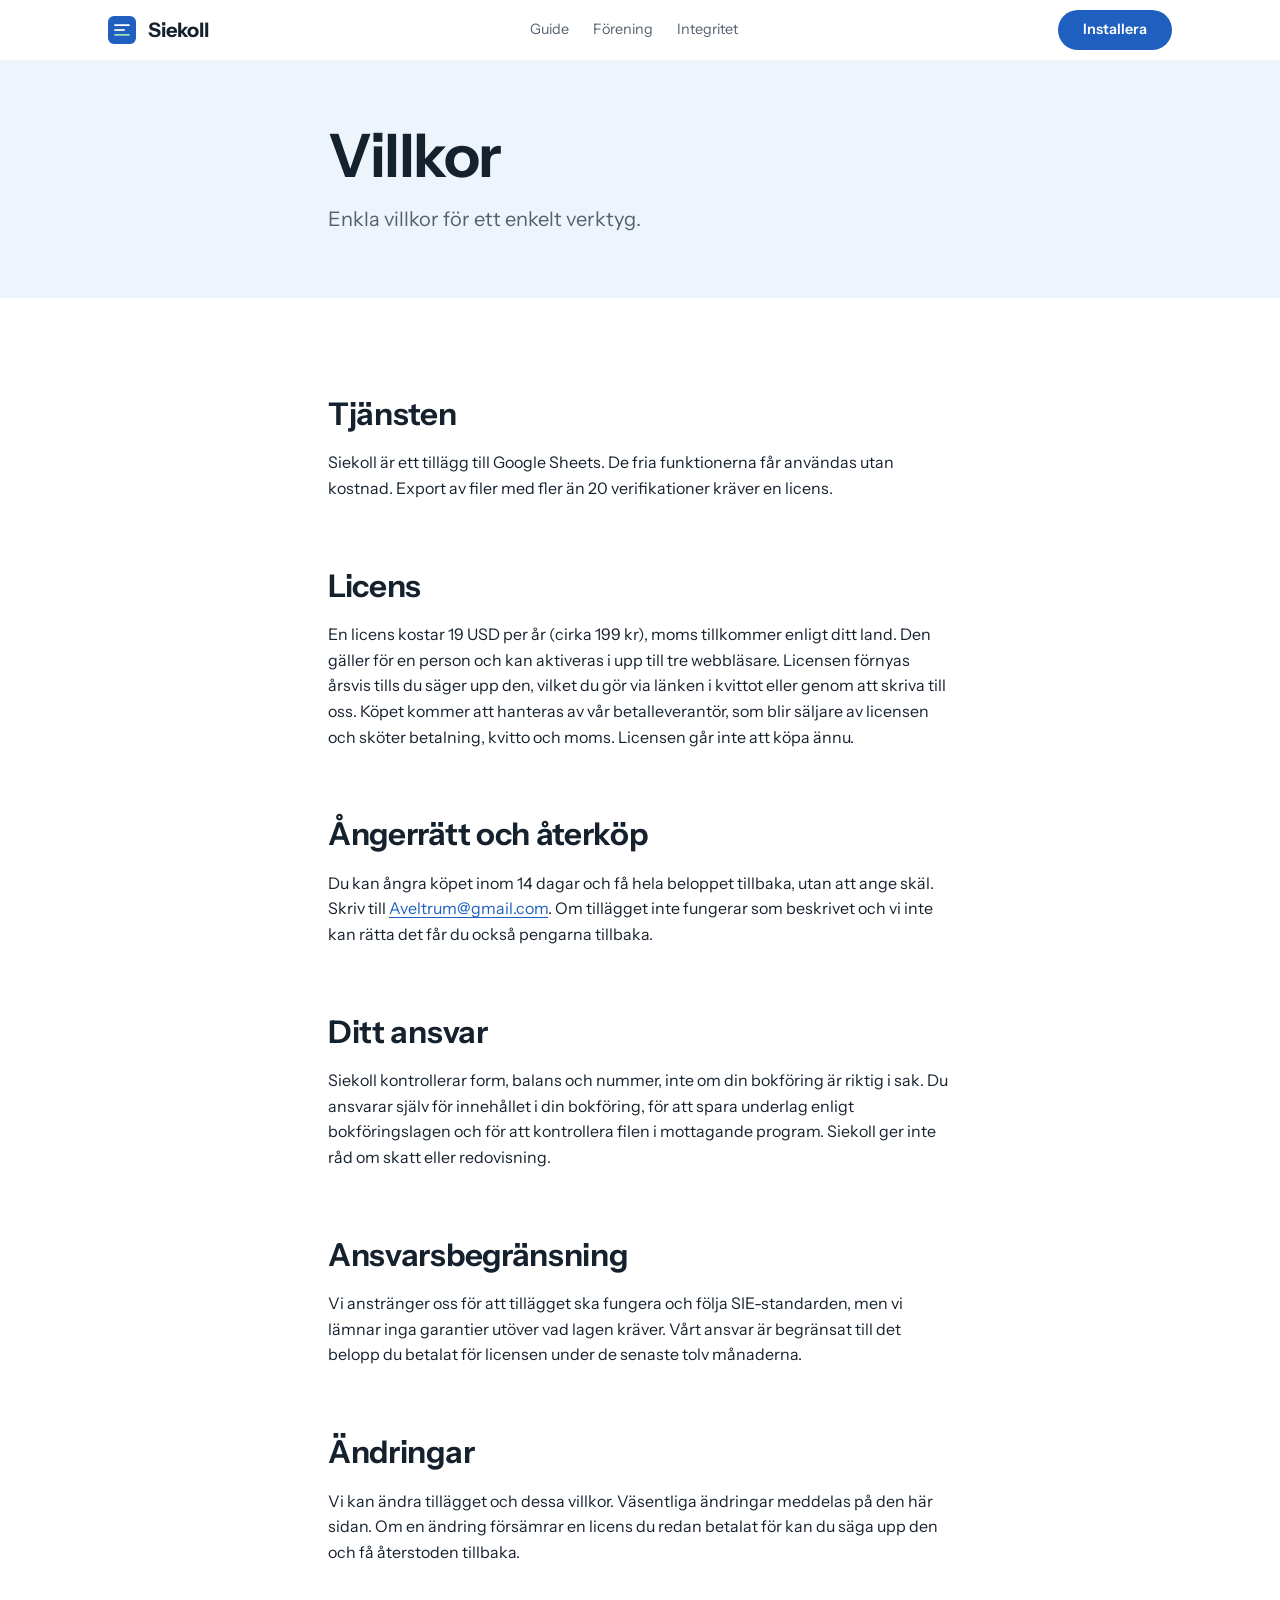
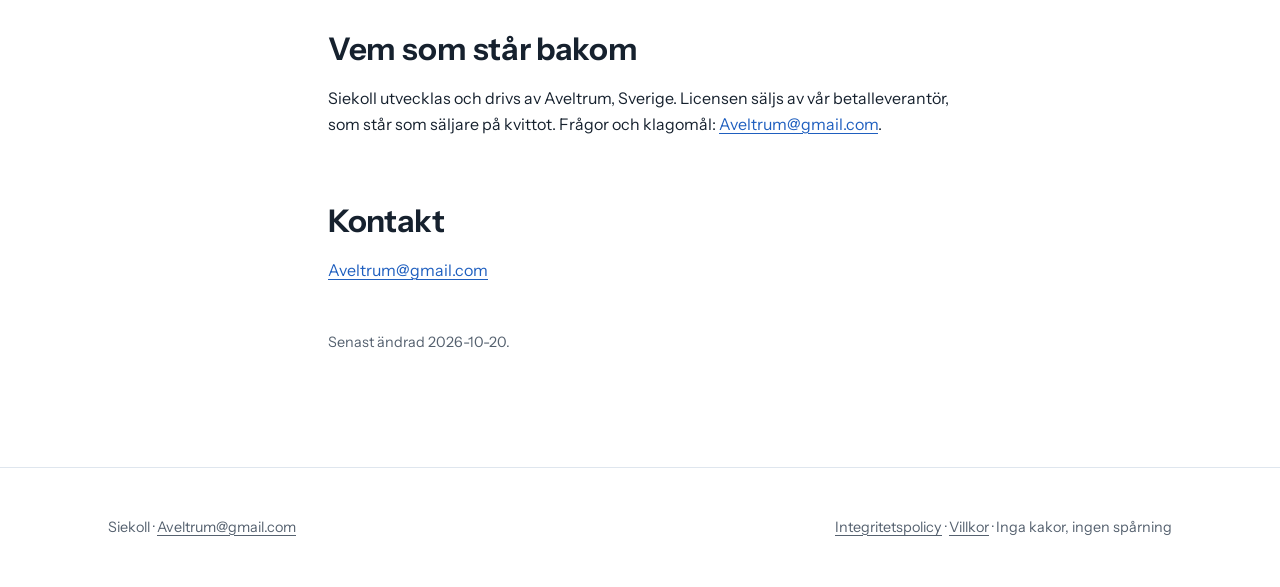
<file: villkor.html>
<!DOCTYPE html>
<html lang="sv">
<head>
<meta charset="utf-8">
<meta name="viewport" content="width=device-width, initial-scale=1">
<title>Villkor – Siekoll</title>
<meta name="description" content="Villkor för att använda Siekoll och köpa en licens: 19 USD per år, ångerrätt 14 dagar, pengarna tillbaka om tillägget inte fungerar som beskrivet.">
<link rel="canonical" href="https://siekoll.se/villkor.html">
<link rel="preload" href="assets/fonts/instrument-sans-normal-400-700.woff2" as="font" type="font/woff2" crossorigin>
<link rel="stylesheet" href="style.css">
<link rel="icon" href="assets/favicon.png">
</head>
<body>
<a class="skip" href="#innehall">Hoppa till innehållet</a>
<header class="site-header">
  <div class="container">
    <a class="brand" href="index.html"><img class="mark" src="assets/mark.svg" alt="" width="28" height="28">Siekoll</a>
    <nav class="nav" aria-label="Huvudmeny">
      <a href="bokforing-i-google-kalkylark.html">Guide</a>
      <a href="bokforing-for-forening.html">Förening</a>
      <a href="integritet.html">Integritet</a>
    </nav>
    <a class="btn primary header-action" href="index.html#installera">Installera</a>
  </div>
</header>
<main id="innehall">
  <section class="page-head">
    <div class="container narrow">
      <h1>Villkor</h1>
      <p class="lead">Enkla villkor för ett enkelt verktyg.</p>
    </div>
  </section>

  <section class="section">
    <div class="container narrow article">
      <h2>Tjänsten</h2>
      <p>Siekoll är ett tillägg till Google Sheets. De fria funktionerna får användas utan kostnad. Export av filer med fler än 20 verifikationer kräver en licens.</p>

      <h2>Licens</h2>
      <p>En licens kostar 19 USD per år (cirka 199 kr), moms tillkommer enligt ditt land. Den gäller för en person och kan aktiveras i upp till tre webbläsare. Licensen förnyas årsvis tills du säger upp den, vilket du gör via länken i kvittot eller genom att skriva till oss. Köpet kommer att hanteras av vår betalleverantör, som blir säljare av licensen och sköter betalning, kvitto och moms. Licensen går inte att köpa ännu.</p>

      <h2>Ångerrätt och återköp</h2>
      <p>Du kan ångra köpet inom 14 dagar och få hela beloppet tillbaka, utan att ange skäl. Skriv till <a href="mailto:Aveltrum@gmail.com">Aveltrum@gmail.com</a>. Om tillägget inte fungerar som beskrivet och vi inte kan rätta det får du också pengarna tillbaka.</p>

      <h2>Ditt ansvar</h2>
      <p>Siekoll kontrollerar form, balans och nummer, inte om din bokföring är riktig i sak. Du ansvarar själv för innehållet i din bokföring, för att spara underlag enligt bokföringslagen och för att kontrollera filen i mottagande program. Siekoll ger inte råd om skatt eller redovisning.</p>

      <h2>Ansvarsbegränsning</h2>
      <p>Vi anstränger oss för att tillägget ska fungera och följa SIE-standarden, men vi lämnar inga garantier utöver vad lagen kräver. Vårt ansvar är begränsat till det belopp du betalat för licensen under de senaste tolv månaderna.</p>

      <h2>Ändringar</h2>
      <p>Vi kan ändra tillägget och dessa villkor. Väsentliga ändringar meddelas på den här sidan. Om en ändring försämrar en licens du redan betalat för kan du säga upp den och få återstoden tillbaka.</p>

      <h2>Vem som står bakom</h2>
      <p>Siekoll utvecklas och drivs av Aveltrum, Sverige. Licensen säljs av vår betalleverantör, som står som säljare på kvittot. Frågor och klagomål: <a href="mailto:Aveltrum@gmail.com">Aveltrum@gmail.com</a>.</p>

      <h2>Kontakt</h2>
      <p><a href="mailto:Aveltrum@gmail.com">Aveltrum@gmail.com</a></p>
      <p class="note updated">Senast ändrad 2026-10-20.</p>
    </div>
  </section>
</main>
<footer class="site-footer">
  <div class="container">
    <span>Siekoll · <a href="mailto:Aveltrum@gmail.com">Aveltrum@gmail.com</a></span>
    <span><a href="integritet.html">Integritetspolicy</a> · <a href="villkor.html">Villkor</a> · Inga kakor, ingen spårning</span>
  </div>
</footer>
</body>
</html>
</file>
<file: style.css>
/* Siekoll. Built from the wb-site-design skeleton (tokens, base) and the Siekoll skin; sources in css/. */
:root {
--skin-font-display: var(--font-sans);
--skin-font-body: var(--font-sans);
--skin-bg: #ffffff;
--skin-bg-soft: #f5f6f8;
--skin-ink: #14181f;
--skin-ink-soft: #4b5563;
--skin-line: #e2e5ea;
--skin-accent: #1f5fbf;
--skin-accent-ink: #ffffff;
--skin-accent-soft: #e8effa;
--skin-radius: 6px;
--skin-radius-lg: 10px;
--skin-shadow: none;
--skin-motion: 1;
--font-sans: "Inter", ui-sans-serif, system-ui, -apple-system, "Segoe UI", Roboto, Arial, sans-serif;
--font-serif: "Source Serif 4", Georgia, "Times New Roman", serif;
--font-mono: ui-monospace, "SFMono-Regular", Menlo, Consolas, monospace;
--t-0: 0.8rem;
--t-1: 0.9rem;
--t-2: 1rem;
--t-3: 1.25rem;
--t-4: 1.5625rem;
--t-5: 1.953rem;
--t-6: 2.441rem;
--t-7: 3.052rem;
--lh-tight: 1.08;
--lh-snug: 1.3;
--lh-body: 1.6;
--measure: 64ch;
--s-1: 4px;  --s-2: 8px;  --s-3: 12px; --s-4: 16px; --s-5: 24px; --s-6: 32px;
--s-7: 48px; --s-8: 64px; --s-9: 96px; --s-10: 128px;
--gutter: 16px;
--container: 1160px;
--container-narrow: 720px;
--columns: 12;
--dur-fast: 150ms;
--dur-base: 220ms;
--dur-enter: 320ms;
--ease: cubic-bezier(.2,.7,.2,1);
--focus-ring: 0 0 0 3px color-mix(in srgb, var(--skin-accent) 35%, transparent);
}
@media (min-width: 768px) {
:root { --gutter: 32px; --t-6: 2.8rem; --t-7: 3.6rem; }
}
@media (min-width: 1280px) {
:root { --gutter: 48px; --t-6: 3.75rem; --t-7: 4.5rem; }
}
*, *::before, *::after { box-sizing: border-box; }
html { -webkit-text-size-adjust: 100%; scroll-behavior: smooth; }
@media (prefers-reduced-motion: reduce) { html { scroll-behavior: auto; } *, *::before, *::after { animation: none !important; transition: none !important; } }
body { margin: 0; background: var(--skin-bg); color: var(--skin-ink); font-family: var(--skin-font-body); font-size: var(--t-2); line-height: var(--lh-body); -webkit-font-smoothing: antialiased; text-rendering: optimizeLegibility; }
img, svg, video { max-width: 100%; height: auto; display: block; }
figure { margin: 0; }
a { color: var(--skin-accent); text-decoration-thickness: 1px; text-underline-offset: 3px; }
a:hover { text-decoration-thickness: 2px; }
:focus-visible { outline: none; box-shadow: var(--focus-ring); border-radius: var(--skin-radius); }
.skip { position: absolute; left: -999px; top: 8px; background: var(--skin-ink); color: var(--skin-bg); padding: var(--s-2) var(--s-4); border-radius: var(--skin-radius); z-index: 100; }
.skip:focus { left: 8px; }
h1, h2, h3, h4 { font-family: var(--skin-font-display); color: var(--skin-ink); margin: 0 0 var(--s-4); letter-spacing: -0.01em; text-wrap: balance; }
h1 { font-size: var(--t-6); line-height: var(--lh-tight); font-weight: 650; letter-spacing: -0.02em; }
h2 { font-size: var(--t-5); line-height: var(--lh-snug); font-weight: 600; margin-top: var(--s-8); }
h3 { font-size: var(--t-4); line-height: var(--lh-snug); font-weight: 600; margin-top: var(--s-6); }
h4 { font-size: var(--t-3); line-height: var(--lh-snug); font-weight: 600; }
p, ul, ol { margin: 0 0 var(--s-4); max-width: var(--measure); }
.lead { font-size: var(--t-3); line-height: 1.45; color: var(--skin-ink-soft); max-width: 40ch; }
.small { font-size: var(--t-1); color: var(--skin-ink-soft); }
.eyebrow { font-size: var(--t-0); text-transform: uppercase; letter-spacing: 0.08em; color: var(--skin-ink-soft); font-weight: 600; margin-bottom: var(--s-3); }
.num { font-variant-numeric: tabular-nums; }
.container { width: 100%; max-width: var(--container); margin: 0 auto; padding: 0 var(--gutter); }
.container.narrow { max-width: var(--container-narrow); }
.section { padding: var(--s-8) 0; }
.section.tight { padding: var(--s-6) 0; }
.section.loose { padding: var(--s-9) 0; }
.section.soft { background: var(--skin-bg-soft); }
.grid { display: grid; gap: var(--s-5); grid-template-columns: repeat(1, minmax(0, 1fr)); }
.split { display: grid; gap: var(--s-6); grid-template-columns: 1fr; align-items: start; }
@media (min-width: 768px) {
.grid.cols-2 { grid-template-columns: repeat(2, minmax(0, 1fr)); }
.grid.cols-3 { grid-template-columns: repeat(3, minmax(0, 1fr)); }
.split { grid-template-columns: 5fr 7fr; }
.split.even { grid-template-columns: 1fr 1fr; }
.section { padding: var(--s-9) 0; }
.section.loose { padding: var(--s-10) 0; }
}
.rule { border: 0; border-top: 1px solid var(--skin-line); margin: var(--s-6) 0; }
.site-header { position: sticky; top: 0; z-index: 50; background: color-mix(in srgb, var(--skin-bg) 92%, transparent); backdrop-filter: blur(8px); border-bottom: 1px solid var(--skin-line); }
.site-header .container { display: flex; align-items: center; justify-content: space-between; min-height: 60px; gap: var(--s-4); }
.brand { display: inline-flex; align-items: center; gap: var(--s-3); font-family: var(--skin-font-display); font-weight: 700; font-size: var(--t-3); color: var(--skin-ink); text-decoration: none; }
.brand .mark { width: 28px; height: 28px; display: block; }
.nav { display: flex; gap: var(--s-5); }
.nav a { color: var(--skin-ink-soft); text-decoration: none; font-size: var(--t-1); }
.nav a:hover, .nav a[aria-current="page"] { color: var(--skin-ink); }
.site-footer { border-top: 1px solid var(--skin-line); padding: var(--s-7) 0; font-size: var(--t-1); color: var(--skin-ink-soft); }
.site-footer .container { display: flex; flex-wrap: wrap; gap: var(--s-4); justify-content: space-between; }
.site-footer a { color: inherit; }
.btn { display: inline-flex; align-items: center; justify-content: center; gap: var(--s-2); min-height: 44px; padding: 0 var(--s-5); border-radius: var(--skin-radius); border: 1px solid transparent; font: inherit; font-weight: 600; font-size: var(--t-1); text-decoration: none; cursor: pointer; transition: background-color var(--dur-fast) var(--ease), color var(--dur-fast) var(--ease), transform var(--dur-fast) var(--ease), border-color var(--dur-fast) var(--ease); }
.btn.primary { background: var(--skin-accent); color: var(--skin-accent-ink); }
.btn.primary:hover { background: color-mix(in srgb, var(--skin-accent) 88%, black); transform: translateY(-1px); }
.btn.secondary { background: transparent; color: var(--skin-ink); border-color: var(--skin-line); }
.btn.secondary:hover { border-color: var(--skin-ink-soft); }
.btn.quiet { background: transparent; color: var(--skin-accent); padding: 0; min-height: 0; }
.actions { display: flex; flex-wrap: wrap; gap: var(--s-3); margin: var(--s-5) 0; }
.card { background: var(--skin-bg); border: 1px solid var(--skin-line); border-radius: var(--skin-radius-lg); padding: var(--s-5); box-shadow: var(--skin-shadow); }
.card h3 { margin-top: 0; }
.price { font-family: var(--skin-font-display); font-size: var(--t-5); font-weight: 650; letter-spacing: -0.02em; margin: var(--s-2) 0; }
table { border-collapse: collapse; width: 100%; font-size: var(--t-1); margin: var(--s-4) 0 var(--s-6); }
th, td { text-align: left; padding: var(--s-2) var(--s-3); border-bottom: 1px solid var(--skin-line); vertical-align: top; }
th { font-weight: 600; color: var(--skin-ink-soft); font-size: var(--t-0); text-transform: uppercase; letter-spacing: 0.06em; }
td.num, th.num { text-align: right; font-variant-numeric: tabular-nums; }
.note { font-size: var(--t-1); color: var(--skin-ink-soft); }
.faq h3 { font-size: var(--t-3); margin-top: var(--s-5); }
.steps { counter-reset: step; list-style: none; padding: 0; max-width: none; }
.steps li { counter-increment: step; position: relative; padding-left: 44px; margin-bottom: var(--s-4); }
.steps li::before { content: counter(step); position: absolute; left: 0; top: 0; width: 30px; height: 30px; border-radius: 50%; background: var(--skin-accent-soft); color: var(--skin-accent); font-weight: 700; display: grid; place-items: center; font-size: var(--t-1); }
.frame { border: 1px solid var(--skin-line); border-radius: var(--skin-radius-lg); overflow: hidden; background: var(--skin-bg); box-shadow: var(--skin-shadow); }
.enter { opacity: 0; transform: translateY(8px); animation: enter var(--dur-enter) var(--ease) forwards; }
.enter.d1 { animation-delay: 40ms; } .enter.d2 { animation-delay: 80ms; } .enter.d3 { animation-delay: 120ms; } .enter.d4 { animation-delay: 160ms; }
@keyframes enter { to { opacity: 1; transform: none; } }
@media (prefers-reduced-motion: reduce) { .enter { opacity: 1; transform: none; } }
.header-action { display: none; }
@media (min-width: 768px) { .header-action { display: inline-flex; min-height: 38px; padding: 0 var(--s-4); } }
@media (max-width: 767px) { .nav { gap: var(--s-4); } .nav a { font-size: var(--t-1); } }
pre { font-family: var(--font-mono); font-size: var(--t-1); line-height: 1.5; background: var(--skin-bg-soft); border: 1px solid var(--skin-line); border-radius: var(--skin-radius-lg); padding: var(--s-4) var(--s-5); overflow-x: auto; margin: 0; color: var(--skin-ink); }
.nav a, .site-footer a { display: inline-block; padding: var(--s-3) 0; margin: calc(-1 * var(--s-3)) 0; }
.visually-hidden { position: absolute; width: 1px; height: 1px; overflow: hidden; clip: rect(0 0 0 0); white-space: nowrap; }
@font-face { font-family: "Instrument Sans"; font-style: normal; font-weight: 400 700; font-display: swap; src: url("assets/fonts/instrument-sans-normal-400-700.woff2") format("woff2"); }
:root {
--skin-font-display: "Instrument Sans", ui-sans-serif, system-ui, "Segoe UI", Roboto, Arial, sans-serif;
--skin-font-body: "Instrument Sans", ui-sans-serif, system-ui, "Segoe UI", Roboto, Arial, sans-serif;
--skin-bg: #ffffff;
--skin-bg-soft: #eef4fb;
--skin-ink: #16212e;
--skin-ink-soft: #55616f;
--skin-line: #dfe6ee;
--skin-accent: #1f5fbf;
--skin-accent-ink: #ffffff;
--skin-accent-soft: #e1ebfa;
--skin-radius: 10px;
--skin-radius-lg: 16px;
--skin-shadow: 0 1px 2px rgba(22, 33, 46, 0.06);
}
h1 { font-weight: 650; letter-spacing: -0.025em; }
h2 { font-weight: 650; }
h3 { font-weight: 600; }
.site-header { border-bottom: 0; }
.btn { border-radius: 999px; padding: 0 var(--s-6); min-height: 48px; }
.btn.header-action { min-height: 40px; padding: 0 var(--s-5); }
.btn.secondary { background: #fff; }
.card { transition: transform var(--dur-fast) var(--ease), box-shadow var(--dur-fast) var(--ease); }
.card:hover { transform: translateY(-2px); box-shadow: 0 10px 24px rgba(22, 33, 46, 0.08); }
pre { background: #fff; }
.hero.soft { background: var(--skin-bg-soft); padding-top: var(--s-8); }
.hero .split { align-items: center; }
.hero-figure { border: 6px solid #fff; box-shadow: 0 12px 32px rgba(22, 33, 46, 0.10); }
.hero-figure img { width: 100%; height: 520px; margin-top: -60px; object-fit: none; object-position: right top; }
@media (max-width: 767px) { .hero.soft { padding-top: var(--s-6); } .hero-figure img { height: 460px; object-position: -1190px top; } }
.step-card .icon { width: 44px; height: 44px; color: var(--skin-accent); margin-bottom: var(--s-4); }
.step-card p { margin: 0; }
.plan-licens { background: var(--skin-accent-soft); border-color: transparent; }
.plan ul { padding-left: 20px; }
.plan li { margin: var(--s-2) 0; }
.install-block { background: var(--skin-bg-soft); border-radius: var(--skin-radius-lg); padding: var(--s-6); }
.install-block h2 { margin-top: 0; }
@media (min-width: 768px) { .install-block { padding: var(--s-7); } }
.install-figure img { width: 100%; height: 520px; margin-top: -160px; object-fit: none; object-position: right top; }
@media (max-width: 767px) { .install-figure img { height: 600px; object-position: -1190px top; } }
.faq .qa { background: #fff; border: 1px solid var(--skin-line); border-radius: var(--skin-radius-lg); padding: var(--s-5); margin-bottom: var(--s-4); box-shadow: var(--skin-shadow); }
.faq .qa h3 { margin-top: 0; font-size: var(--t-3); }
.faq .qa p { margin: 0; }
.page-head { background: var(--skin-bg-soft); padding: var(--s-7) 0 var(--s-7); }
.page-head h1 { max-width: 26ch; }
.page-head .lead { margin-bottom: var(--s-3); }
.page-head p:last-child { margin-bottom: 0; }
@media (min-width: 768px) { .page-head { padding: var(--s-8) 0; } }
.article h2 { margin-top: var(--s-8); }
.article h2:first-child { margin-top: 0; }
.article .template-card { margin-bottom: var(--s-7); }
.article .template-card h2 { margin-top: 0; }
.article .template-card .actions { margin: var(--s-4) 0; }
.article .template-card p:last-child { margin-bottom: 0; }
.table-wrap { overflow-x: auto; margin: var(--s-4) 0 var(--s-6); border: 1px solid var(--skin-line); border-radius: var(--skin-radius); }
.table-wrap table { margin: 0; }
.table-wrap th { background: var(--skin-bg-soft); }
.table-wrap tr:last-child td { border-bottom: 0; }
@media (max-width: 767px) { .table-wrap table { font-size: var(--t-0); } .table-wrap th, .table-wrap td { padding: var(--s-2) var(--s-2); } }
.pairs { list-style: none; padding: 0; margin: var(--s-4) 0 var(--s-6); max-width: var(--measure); }
.pairs li { padding: var(--s-3) 0; border-top: 1px solid var(--skin-line); }
.pairs li:last-child { border-bottom: 1px solid var(--skin-line); }
.pairs strong { display: block; margin-bottom: 2px; }
.cta { background: var(--skin-bg-soft); border-radius: var(--skin-radius-lg); padding: var(--s-5) var(--s-6); margin: var(--s-6) 0; }
.cta p { margin: 0 0 var(--s-3); }
.cta .actions { margin: 0; }
.updated { margin-top: var(--s-7); }
</file>
